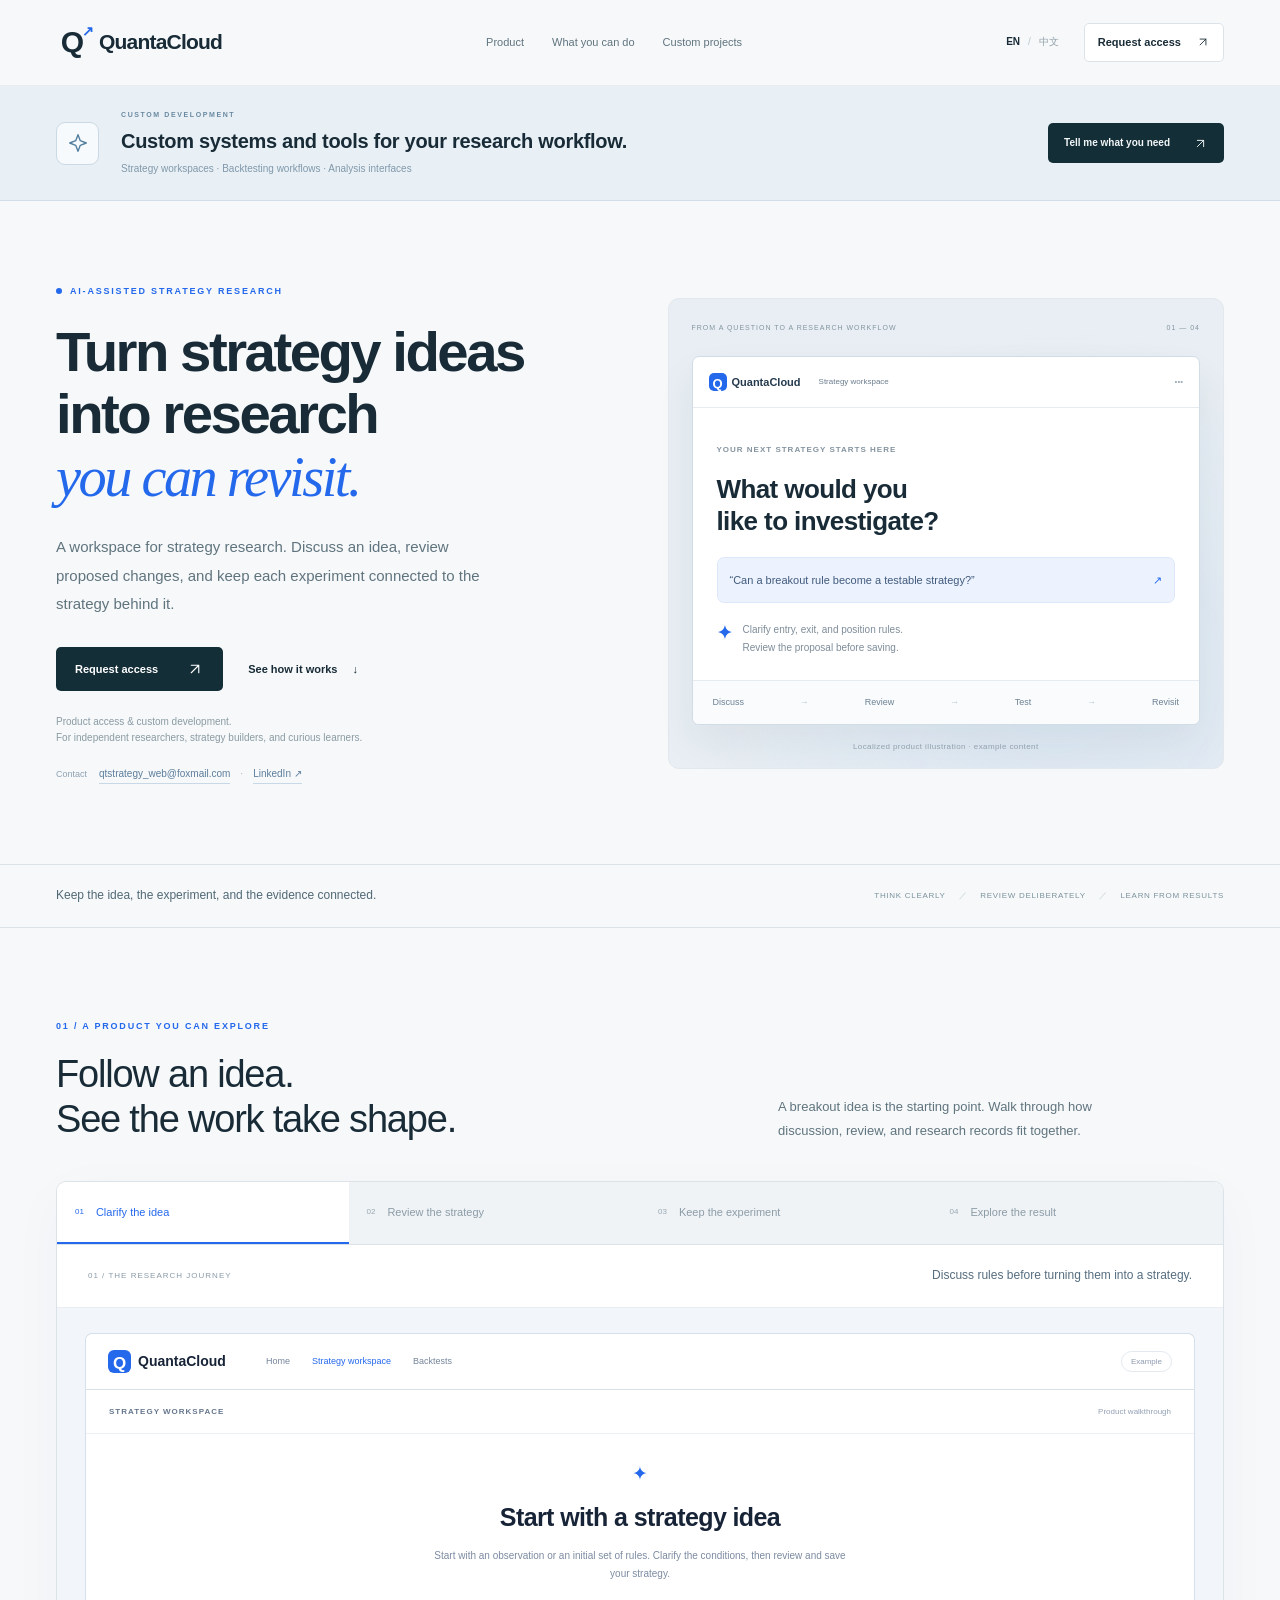
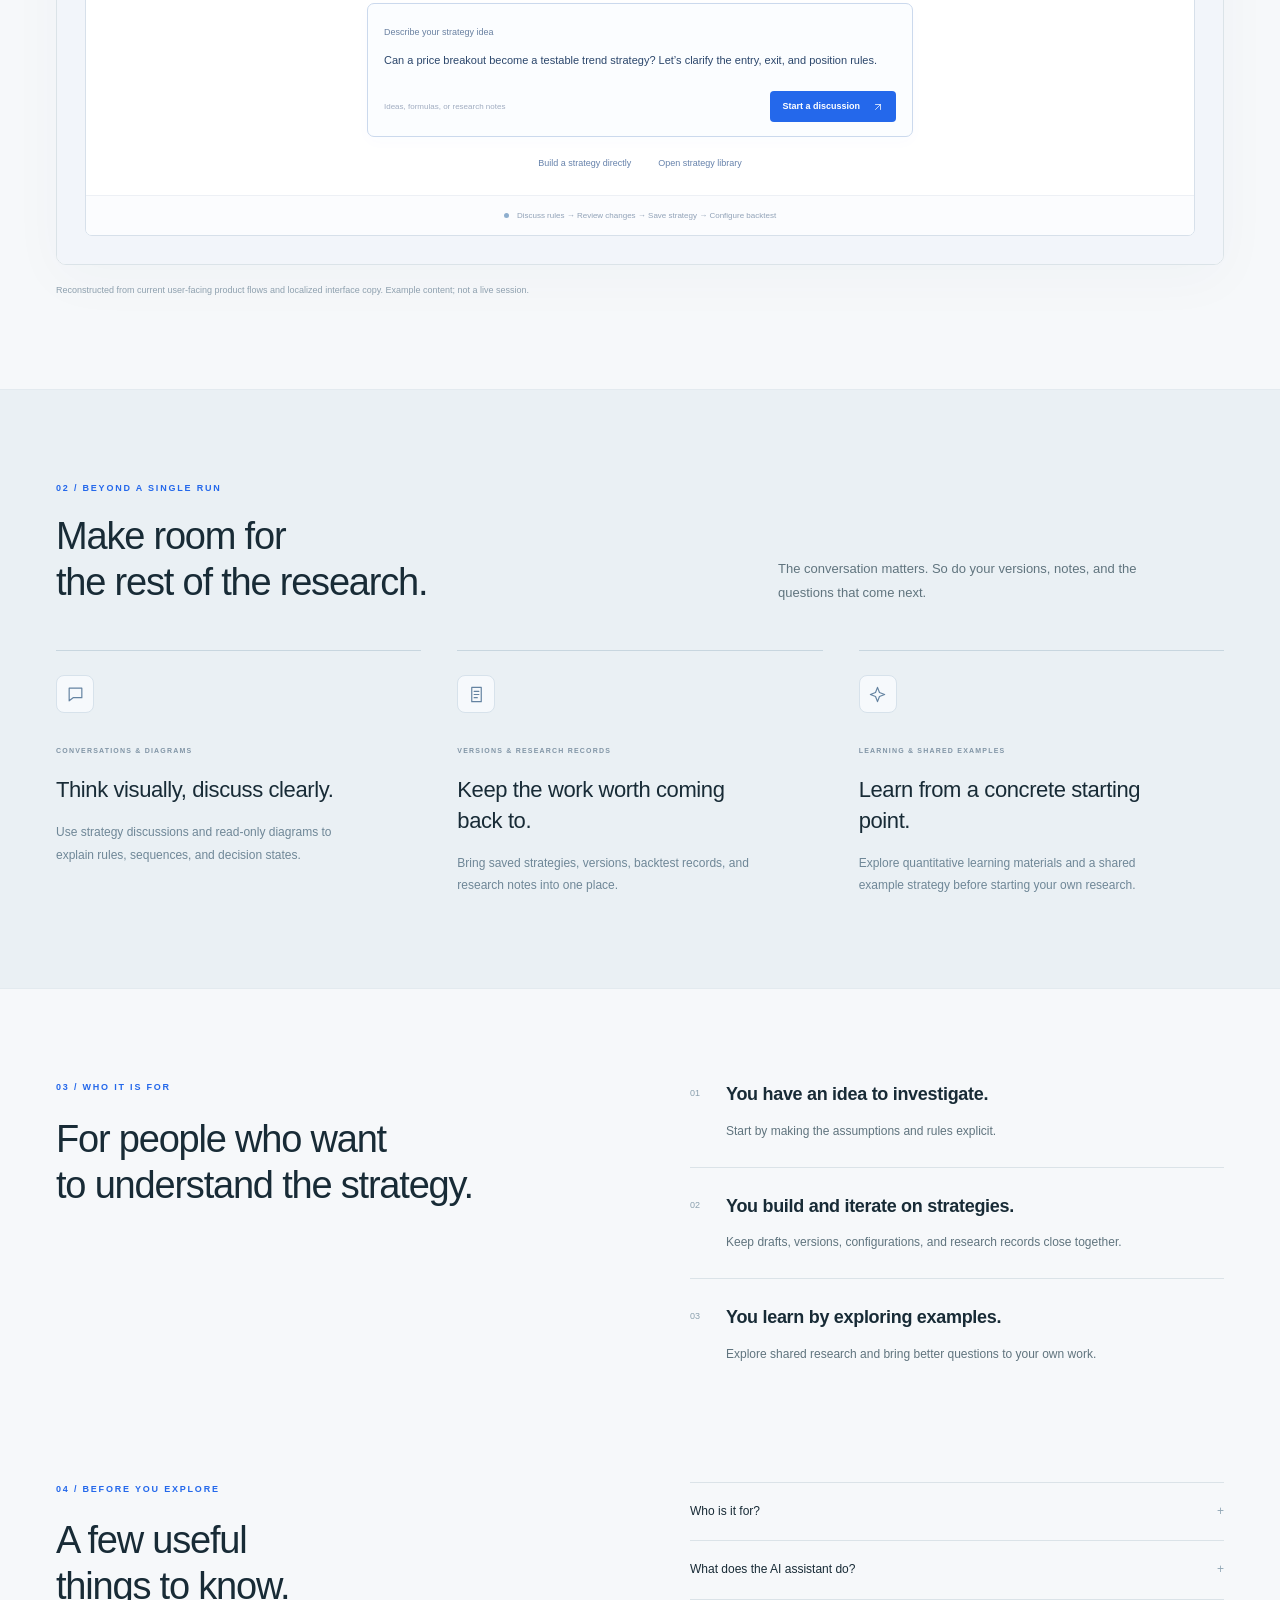
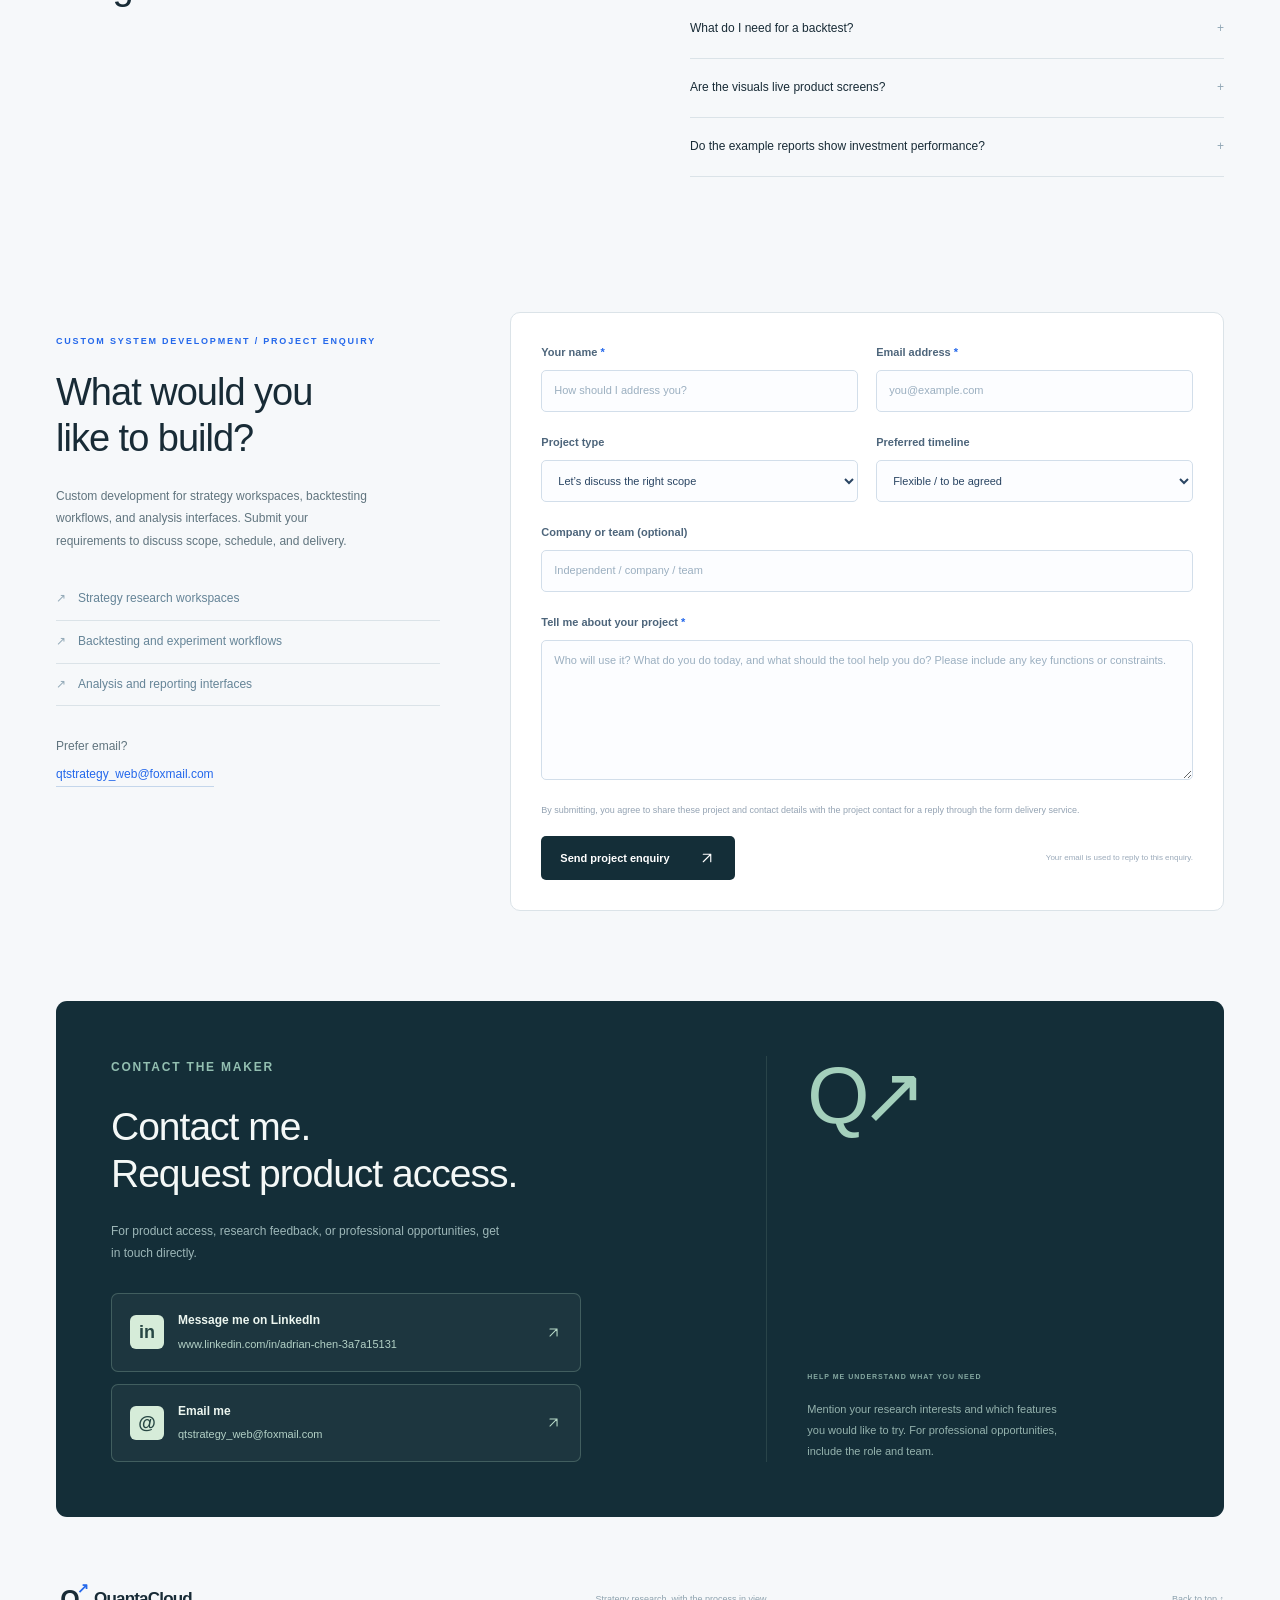
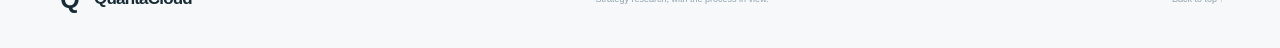
<file: index.html>
<!doctype html>
<html lang="en"><head><meta charset="utf-8"><meta name="viewport" content="width=device-width,initial-scale=1"><title>QuantaCloud — From strategy idea to research insight</title><meta name="description" content="An AI-assisted strategy research workspace. Discuss ideas, review changes, organize experiments, and explore results. Contact the maker to request access."><meta name="theme-color" content="#f5f7f9"><meta property="og:title" content="QuantaCloud | A connected strategy research workflow"><meta property="og:description" content="Explore the product journey, then get in touch to try it."><meta property="og:type" content="website"><meta property="og:image" content="https://pioolcx1221.github.io/qtstrategy-showcase/assets/share-cover.png"><meta property="og:image:width" content="1200"><meta property="og:image:height" content="630"><meta property="og:image:alt" content="QuantaCloud product overview: from strategy ideas to research"><meta name="twitter:card" content="summary_large_image"><meta property="og:url" content="https://pioolcx1221.github.io/qtstrategy-showcase/index.html"><link rel="canonical" href="https://pioolcx1221.github.io/qtstrategy-showcase/index.html"><link rel="alternate" hreflang="en" href="index.html"><link rel="alternate" hreflang="zh-CN" href="index_ZH.html"><link rel="icon" type="image/svg+xml" href="assets/favicon.svg"><style>:root{--paper:#f6f8fa;--ink:#182b36;--muted:#60747e;--line:#dbe3e8;--blue:#2468eb;--blue-soft:#edf3ff;--deep:#142e38;--green:#d6ecd9;--max:1320px}*{box-sizing:border-box}html{scroll-behavior:smooth;scroll-padding-top:100px}body{margin:0;background:var(--paper);color:var(--ink);font:15px/1.65 -apple-system,BlinkMacSystemFont,"Segoe UI",sans-serif;-webkit-font-smoothing:antialiased}a{color:inherit;text-decoration:none}button{font:inherit}button,a{-webkit-tap-highlight-color:transparent}a:focus-visible,button:focus-visible,summary:focus-visible{outline:3px solid #2468eb;outline-offset:5px}[hidden]{display:none!important}svg{display:block}button svg,.button svg,.nav-access svg{width:18px;height:18px;flex-shrink:0}.shell{max-width:var(--max);margin:0 auto;padding-left:56px;padding-right:56px}.site-header{position:sticky;top:0;z-index:10;background:#f6f8faf2;backdrop-filter:blur(16px);border-bottom:1px solid #dbe3e888}.header-inner{min-height:85px;display:flex;align-items:center;gap:35px;justify-content:space-between}.brand{display:flex;align-items:center;gap:11px;white-space:nowrap;font-size:21px;font-weight:750;letter-spacing:-.8px}.brand-mark{display:inline-grid;place-items:center;width:32px;height:34px;font:800 30px/1 Arial,sans-serif;position:relative}.brand-mark>span{position:absolute;font-size:14px;color:var(--blue);top:-1px;right:-5px}.site-header nav{display:flex;align-items:center;gap:28px;font-size:11px;color:var(--muted)}.site-header nav a:hover{color:var(--blue)}.header-actions{display:flex;align-items:center;gap:25px}.languages{display:flex;align-items:center;gap:8px;font-size:10px;white-space:nowrap}.languages>span{color:#b9c6cb}.languages a{color:#91a0a8}.languages a[aria-current]{color:var(--ink);font-weight:700}.nav-access{display:flex;align-items:center;gap:15px;background:white;border:1px solid var(--line);border-radius:5px;padding:9px 13px;font-size:11px;font-weight:600}.nav-access svg{width:14px;height:14px}.hero{padding-top:83px;padding-bottom:80px;display:grid;grid-template-columns:1fr 1fr;gap:55px;align-items:center}.eyebrow{display:flex;align-items:center;gap:8px;font-size:9px;letter-spacing:1.8px;font-weight:700;color:var(--blue);margin:0 0 22px}.live-dot{width:6px;height:6px;border-radius:50%;background:var(--blue)}h1,h2,h3,p{margin-top:0}h1{font-size:clamp(40px,4.4vw,62px);font-weight:560;line-height:1.11;letter-spacing:-2.5px;margin:0 0 25px}h1 em{font-family:Georgia,"Times New Roman",serif;font-weight:400;color:var(--blue)}.hero-lead{font-size:15px;color:var(--muted);max-width:440px;line-height:1.9;margin-bottom:28px}.hero-actions{display:flex;align-items:center;gap:25px;flex-wrap:wrap}.button{display:inline-flex;align-items:center;justify-content:center;gap:28px;padding:13px 19px;border-radius:5px;font-size:11px;font-weight:600;line-height:1.5;transition:background .2s,transform .2s}.button:hover{transform:translateY(-2px)}.button-dark{background:var(--deep);color:white}.button-dark:hover{background:var(--blue)}.text-link{display:flex;align-items:center;gap:15px;font-size:11px;font-weight:600}.hero-note{font-size:10px;color:#8a9ba3;margin:23px 0 0;max-width:400px}.hero-preview{background:radial-gradient(ellipse at 70% 80%,#b4d0ef44,transparent 65%),#e8eef3;padding:23px 23px 15px;border:1px solid #e2e8ec;border-radius:11px;position:relative}.preview-overline{display:flex;justify-content:space-between;gap:12px;font-size:7px;letter-spacing:1px;color:#8295a0;margin-bottom:22px}.preview-overline>span:last-child{white-space:nowrap}.hero-product{background:white;border:1px solid #d2dce5;border-radius:7px;box-shadow:0 18px 38px #203a5110;overflow:hidden}.hero-product-top{display:flex;align-items:center;gap:18px;padding:16px;border-bottom:1px solid #e5ebf0;font-size:8px;color:#6b7d8e}.hero-product-top>b{display:flex;align-items:center;gap:5px;color:#24394e;font-size:11px;white-space:nowrap}.hero-product-top>b>span{display:grid;place-items:center;width:18px;height:18px;border-radius:5px;background:var(--blue);color:white;font-size:13px}.hero-product-top>i{font-style:normal;margin-left:auto;color:#9ba9b3}.hero-discussion{padding:27px 24px 23px}.tiny-label{font-size:8px;letter-spacing:1px;font-weight:650;color:#8494a0}.hero-discussion h2{font-size:26px;line-height:1.22;letter-spacing:-.6px;margin:14px 0 20px;font-weight:550}.hero-question{background:#edf3fe;border:1px solid #dce7fa;border-radius:7px;padding:13px 12px;font-size:11px;color:#405a7d;display:flex;align-items:center;gap:10px}.hero-question>span{margin-left:auto;color:var(--blue)}.hero-reply{display:flex;gap:11px;align-items:flex-start;margin-top:18px}.hero-reply>b{font-size:18px;color:var(--blue);line-height:1.4}.hero-reply p{font-size:10px;line-height:1.8;color:#7e8c99;margin:0}.hero-workflow{display:flex;justify-content:space-between;align-items:center;gap:7px;padding:14px 20px;border-top:1px solid #e5ebf0;background:#f9fbfd;font-size:9px;color:#6d8193}.hero-workflow i{font-style:normal;color:#b1bdc9}.preview-caption{margin:15px 0 0;text-align:center;font-size:8px;letter-spacing:.4px;color:#91a1ad}.purpose-bar{border-top:1px solid var(--line);border-bottom:1px solid var(--line)}.purpose-bar>.shell{padding-top:21px;padding-bottom:21px;display:flex;justify-content:space-between;align-items:center;gap:20px}.purpose-bar p{font-size:12px;margin:0;color:#516975}.purpose-bar>.shell>span{font-size:8px;letter-spacing:.7px;color:#7c939d;white-space:nowrap}.purpose-bar b{font-weight:400;color:#b7c8ce;padding:0 13px}.section{padding-top:91px;padding-bottom:91px}.section-intro{display:grid;grid-template-columns:1fr .7fr;gap:85px;align-items:end;margin-bottom:38px}.section-intro h2,.audience-heading h2,.faq-section h2{font-size:38px;line-height:1.2;letter-spacing:-1.2px;font-weight:520;margin:0}.section-intro .eyebrow{margin-bottom:18px}.section-intro>p{font-size:13px;color:var(--muted);line-height:1.85;margin:0;max-width:360px}.tour{background:white;border:1px solid var(--line);border-radius:10px;overflow:hidden;box-shadow:0 14px 55px #2e456708}.tour-tabs{display:grid;grid-template-columns:repeat(4,minmax(0,1fr));background:#f0f3f6;border-bottom:1px solid var(--line)}.tour-tab{display:flex;align-items:center;gap:12px;border:0;border-bottom:2px solid transparent;background:none;padding:21px 18px;cursor:pointer;color:#8b9ca7;text-align:left;font-size:11px}.tour-tab>span{font-size:8px;font-weight:500;color:#97a9b4}.tour-tab>b{font-weight:500}.tour-tab[aria-selected="true"]{background:white;color:var(--blue);border-bottom-color:var(--blue)}.tour-tab[aria-selected="true"]>span{color:var(--blue)}.tour-description{display:flex;align-items:center;justify-content:space-between;gap:25px;padding:21px 31px;border-bottom:1px solid #e9edf2}.tour-description>span{font-size:8px;letter-spacing:1px;color:#8a9ba8}.tour-description>p{font-size:12px;color:#566d7f;margin:0}.app-preview{padding:25px 28px 28px;background:#f2f5fa;color:#172337}.app-top{display:flex;align-items:center;gap:40px;padding:16px 22px;background:white;border:1px solid #d7e0ea;border-bottom:0;border-radius:7px 7px 0 0;font-size:10px}.app-brand{display:flex;align-items:center;gap:7px;font-size:14px;font-weight:650;white-space:nowrap}.app-brand i{display:grid;place-items:center;width:23px;height:23px;background:var(--blue);color:white;border-radius:6px;font-size:17px;font-style:normal}.app-top>div{display:flex;gap:22px;font-size:9px;color:#75859b}.app-top .app-current{color:var(--blue)}.sample-user{margin-left:auto;font-size:8px;border:1px solid #e3e9f1;border-radius:20px;padding:3px 9px;color:#8f9bb0}.sample-workspace,.sample-review,.sample-records,.sample-results{border:1px solid #d7e0ea;border-radius:0 0 7px 7px;background:white;min-height:405px;overflow:hidden}.workspace-heading{display:flex;align-items:center;justify-content:space-between;padding:15px 23px;border-bottom:1px solid #edf0f5}.workspace-heading .tiny-label{color:#65778d;font-size:8px}.preview-label{font-size:8px;color:#93a1b5}.welcome-content{max-width:590px;margin:auto;padding:24px 22px;text-align:center}.mini-spark{font-size:19px;color:var(--blue)}.welcome-content h3{font-size:25px;font-weight:550;letter-spacing:-.6px;margin:8px 0}.welcome-content>p{font-size:10px;color:#7c8ba1;line-height:1.8;max-width:430px;margin:0 auto 20px}.idea-input{border:1px solid #cbd9ed;border-radius:7px;padding:14px 16px;text-align:left;background:#fbfdff;box-shadow:0 5px 15px #2468eb05}.input-label{font-size:9px;color:#6980a1}.idea-input>p{font-size:11px;line-height:1.8;color:#2b466b;margin:9px 0 20px}.input-footer{display:flex;justify-content:space-between;align-items:center;gap:15px}.input-footer>span:first-child{font-size:8px;color:#a0acc0}.sample-action{display:inline-flex;align-items:center;gap:12px;font-size:9px;background:var(--blue);color:white;padding:8px 12px;border-radius:4px;font-weight:550}.sample-action svg{width:12px;height:12px}.welcome-links{display:flex;align-items:center;justify-content:center;gap:27px;font-size:9px;margin-top:19px;color:#6682ab}.sample-bottom{padding:13px 20px;border-top:1px solid #edf0f5;background:#fbfcfe;font-size:8px;color:#91a2b7;display:flex;justify-content:center;align-items:center;gap:8px}.status-dot{width:5px;height:5px;border-radius:50%;background:#8eaece}.review-grid{display:grid;grid-template-columns:.8fr 1.2fr;min-height:350px}.discussion{padding:28px 24px;border-right:1px solid #e2e8f0;display:flex;flex-direction:column}.small-heading{font-size:8px;letter-spacing:1px;color:#9aa8ba}.chat-user{align-self:flex-end;border:1px solid #dde8fa;background:#f0f5fd;border-radius:7px 7px 0 7px;font-size:11px;margin:25px 0 20px;padding:13px;max-width:230px}.chat-reply{display:flex;align-items:flex-start;gap:10px;font-size:11px;color:#7d8ca2;line-height:1.8}.chat-reply>span{color:var(--blue);font-size:18px}.chat-reply>p{margin:0}.discussion-input{margin-top:auto;border:1px solid #e1e8f2;border-radius:5px;font-size:9px;color:#aab5c5;padding:9px;display:flex;justify-content:space-between;gap:15px}.discussion-input>span{color:#7b9ac7}.diff{padding:28px 24px;display:flex;flex-direction:column;overflow:hidden;min-width:0}.diff-title{display:flex;justify-content:space-between;align-items:center;gap:15px;font-size:11px;color:#4a6081}.diff-title>b{font-size:8px;font-weight:400;color:#8b9ebc;border:1px solid #e1e9f4;padding:3px 7px;border-radius:20px;white-space:nowrap}.diff-code{font:10px/2.5 ui-monospace,SFMono-Regular,Menlo,monospace;color:#617595;background:#f8fafe;border:1px solid #e8edf5;border-radius:5px;margin-top:26px;padding:11px 0;overflow-x:auto;white-space:pre}.diff-code>div{padding:0 12px}.diff-code>div>span{color:#a7b5c9;padding-right:14px;font-size:8px}.diff-code .removed{background:#fbf0f0;color:#aa7a7a}.diff-code .added{background:#e9f5ee;color:#4d8567}.review-caption{font-size:9px;color:#98a8be;margin-top:15px}.review-actions{display:flex;align-items:center;justify-content:flex-end;gap:20px;margin-top:auto;font-size:9px;color:#9eacc0}.record-heading{display:flex;justify-content:space-between;align-items:center;gap:20px;padding:24px 28px 18px}.crumb{font-size:9px;color:#9cacc0}.record-heading h3{font-size:21px;font-weight:500;margin:9px 0 0;letter-spacing:-.4px}.sample-action.light{background:#f4f8ff;border:1px solid #cfddf4;color:var(--blue)}.version-banner{display:flex;align-items:center;gap:12px;margin:0 28px 14px;padding:15px 16px;border:1px solid #dce6f4;border-radius:6px;background:#f8faff}.version-symbol{display:grid;place-items:center;width:33px;height:33px;border:1px solid #cadaf0;border-radius:5px;font-size:11px;color:#7b9eca}.version-banner strong,.version-banner small{display:block;font-size:11px;font-weight:500}.version-banner small{font-size:8px;color:#9aacc6;margin-top:3px}.pill{font-size:8px;color:#6e8aac;background:#edf3fa;border:1px solid #dbe6f2;border-radius:20px;padding:3px 8px;white-space:nowrap}.version-banner>.pill{margin-left:auto}.record-table{margin:0 28px;border:1px solid #e3e9f1;border-radius:5px;overflow:hidden}.record-row{display:grid;grid-template-columns:1.3fr .6fr 1fr;padding:13px 15px;gap:20px;font-size:10px;align-items:center;color:#7d91ad}.record-row+div{border-top:1px solid #edf0f5}.record-row>strong{font-weight:500;color:#527298}.record-columns{font-size:8px;color:#95a5bb;background:#fbfcfe}.record-row>span:last-child{text-align:right}.record-foot{display:flex;align-items:center;gap:8px;padding:21px 28px;font-size:9px;color:#9aaec5}.record-foot>svg{width:15px;height:15px;flex-shrink:0}.report-heading{display:flex;justify-content:space-between;align-items:center;gap:15px;padding:20px 25px 14px}.report-heading h3{font-size:20px;font-weight:500;margin:0;letter-spacing:-.4px}.report-nav{display:flex;gap:24px;border-bottom:1px solid #e6ecf4;padding:0 25px;font-size:9px;color:#8c9fba}.report-nav>span{padding:8px 0}.report-nav .current{border-bottom:2px solid var(--blue);color:var(--blue)}.report-chart{padding:18px 24px 12px}.chart-heading{display:flex;justify-content:space-between;gap:15px;font-size:8px;color:#93a4b8;margin-bottom:14px}.chart-heading>span:first-child{color:#5f7c9d}.candles{display:block;width:100%;height:155px}.chart-legend{display:flex;align-items:center;gap:20px;font-size:8px;color:#9badc1;margin-top:8px}.chart-legend>span{display:flex;align-items:center;gap:6px}.legend-entry{width:5px;height:5px;border-radius:50%;background:var(--blue)}.legend-line{width:12px;height:1px;background:#889cd1}.report-foot{padding:12px 25px;border-top:1px solid #edf1f6;color:#9cacbe;font-size:9px;background:#fbfcfe}.visual-note{font-size:9px;color:#8ea0ae;margin:17px 0 0;line-height:1.8}.possibilities{background:#eaf0f4;border-top:1px solid #e3eaef;border-bottom:1px solid #e3eaef}.benefit-grid{display:grid;grid-template-columns:repeat(3,1fr);gap:36px;margin-top:45px}.benefit-grid>article{border-top:1px solid #c8d6df;padding-top:24px}.benefit-icon{display:grid;place-items:center;width:38px;height:38px;background:#f6f9fc;border:1px solid #d7e2eb;border-radius:8px;color:#6483a1;margin-bottom:23px}.benefit-icon svg{width:19px;height:19px}.benefit-grid .tiny-label{font-size:7px;color:#8195a6;text-transform:uppercase;letter-spacing:1.2px}.benefit-grid h3{font-size:22px;line-height:1.4;letter-spacing:-.4px;font-weight:500;margin:14px 0 15px;max-width:290px}.benefit-grid p{font-size:12px;line-height:1.9;color:#6f8797;max-width:310px;margin:0}.audience-section{display:grid;grid-template-columns:1fr 1fr;gap:100px;align-items:start}.audience-heading{position:sticky;top:120px}.audience-list article{display:flex;gap:26px;padding:0 0 24px}.audience-list article+article{border-top:1px solid var(--line);padding-top:24px}.audience-list article:last-child{padding-bottom:0}.audience-list article>span{font-size:9px;color:#8ba0ae;margin-top:6px}.audience-list h3{font-size:18px;letter-spacing:-.3px;font-weight:550;margin:0 0 10px}.audience-list p{font-size:12px;color:var(--muted);margin:0;line-height:1.9}.faq-section{padding-top:25px;padding-bottom:90px;display:grid;grid-template-columns:1fr 1fr;gap:100px}.faq-list{border-top:1px solid var(--line)}.faq-list details{border-bottom:1px solid var(--line);padding:19px 0}.faq-list summary{list-style:none;display:flex;justify-content:space-between;gap:20px;cursor:pointer;font-size:12px;font-weight:500}.faq-list summary::-webkit-details-marker{display:none}.faq-list summary>span{color:#93a8b6}.faq-list details[open] summary>span{transform:rotate(45deg)}.faq-list details>p{font-size:11px;color:#7c909d;line-height:1.9;padding-right:20px;margin:14px 0 0}.contact-section{padding-bottom:65px;scroll-margin-top:100px}.contact-panel{background:var(--deep);color:#f4f8f7;border-radius:11px;display:grid;grid-template-columns:1fr .7fr;gap:80px;padding:55px}.contact-panel .eyebrow{color:#93bfb1}.contact-panel h2{font-size:39px;line-height:1.2;letter-spacing:-1px;font-weight:500;margin:0 0 22px}.contact-panel>div>p{font-size:12px;color:#9db7b8;max-width:390px;line-height:1.9;margin:0 0 25px}.button-light{background:var(--green);color:#274744}.button-light:hover{background:white}.contact-instruction{max-width:390px;font-size:12px;color:#b8d8d0;border-top:1px solid #62817a55;padding-top:18px}.contact-aside{display:flex;flex-direction:column;justify-content:space-between;border-left:1px solid #62817a44;padding-left:40px}.contact-symbol{font-size:80px;line-height:1;letter-spacing:-10px;color:#a4d0bc;font-weight:500;padding-bottom:40px}.contact-aside .tiny-label{font-size:7px;color:#84a7a0;letter-spacing:1px}.contact-aside p{font-size:11px;color:#95b3ae;line-height:1.9;margin:13px 0 0;max-width:260px}footer{display:flex;align-items:center;justify-content:space-between;gap:25px;padding-bottom:32px}footer .brand{font-size:17px}footer .brand-mark{font-size:25px;width:27px}footer p,footer>a:last-child{font-size:9px;color:#8ea2ae;margin:0}.skip{position:absolute;top:-100px;left:10px;background:white;padding:10px;z-index:15}.skip:focus{top:10px}html[lang="zh-CN"] h1{font-size:clamp(40px,4.2vw,59px);line-height:1.25;letter-spacing:-1.4px}html[lang="zh-CN"] h1 em{font-family:inherit;font-style:normal}html[lang="zh-CN"] h2{line-height:1.35;letter-spacing:-.6px}html[lang="zh-CN"] .eyebrow{letter-spacing:1px}
@media(min-width:1500px){.hero{padding-top:105px;padding-bottom:105px}}
@media(max-width:1100px){.shell{padding-left:35px;padding-right:35px}.site-header nav{gap:20px}.header-actions{gap:18px}.hero{gap:35px;padding-top:65px;padding-bottom:65px}h1{font-size:49px}.hero-product-top>span{display:none}.hero-discussion{padding:24px 20px}.purpose-bar>.shell{flex-wrap:wrap;gap:9px}.section-intro{gap:45px}.section-intro h2,.audience-heading h2,.faq-section h2{font-size:34px}.tour-tab{padding:18px 14px;gap:8px;font-size:10px}.diff-code{font-size:9px}.audience-section,.faq-section{gap:55px}.contact-panel{padding:42px;gap:45px}}
@media(max-width:800px){.header-inner{min-height:77px;gap:20px}.site-header nav{display:none}.hero{grid-template-columns:1fr;gap:40px;padding-top:45px}.hero-copy{max-width:620px}.hero h1{font-size:56px}.hero-lead{max-width:480px}.hero-preview{max-width:600px;width:100%;margin:auto;padding:23px 30px 16px}.hero-product-top>span{display:inline}.hero-discussion{padding:28px}.hero-discussion h2{font-size:30px}.hero-question{font-size:13px}.hero-reply p{font-size:12px}.hero-product-top{font-size:10px}.hero-workflow{font-size:10px}.purpose-bar>.shell{padding-top:20px;padding-bottom:20px;gap:13px}.section{padding-top:65px;padding-bottom:65px}.section-intro{gap:28px;grid-template-columns:1fr .8fr}.section-intro h2,.audience-heading h2,.faq-section h2{font-size:30px}.tour-tabs{grid-template-columns:repeat(2,1fr)}.tour-tab{padding:16px}.tour-description{align-items:flex-start;flex-direction:column;gap:5px;padding:18px 23px}.tour-description>p{font-size:11px}.app-preview{padding:18px}.app-top{padding:13px 15px;gap:20px}.app-top>div{gap:15px;font-size:8px}.sample-user{display:none}.review-grid{grid-template-columns:1fr 1.1fr}.discussion,.diff{padding:22px 17px}.diff-title{flex-wrap:wrap;gap:5px}.benefit-grid{gap:23px}.benefit-grid h3{font-size:19px}.audience-section{grid-template-columns:1fr 1fr;gap:35px}.audience-list h3{font-size:16px}.audience-list article{gap:15px}.faq-section{gap:35px;padding-bottom:65px}.contact-panel{padding:35px;gap:35px;grid-template-columns:1fr .6fr}.contact-panel h2{font-size:32px}.contact-aside{padding-left:25px}.contact-symbol{font-size:65px}.contact-section{padding-bottom:45px}}
@media(max-width:560px){html{scroll-padding-top:80px}.shell{padding-left:22px;padding-right:22px}.header-inner{gap:16px;min-height:71px}.brand{font-size:18px;gap:7px}.brand-mark{font-size:27px;width:28px}.header-actions{gap:15px}.nav-access{font-size:9px;padding:8px 10px;gap:7px}.nav-access svg{width:12px;height:12px}.languages{font-size:9px;gap:5px}.hero{padding-top:38px;padding-bottom:42px;gap:32px}.hero .eyebrow{font-size:8px;margin-bottom:23px}.hero h1{font-size:42px;letter-spacing:-1.8px;line-height:1.12;margin-bottom:23px}html[lang="zh-CN"] .hero h1{font-size:43px;line-height:1.25}.hero-lead{font-size:13px;line-height:1.9;margin-bottom:23px}.hero-actions{gap:23px}.hero-note{font-size:9px;line-height:1.8;max-width:310px;margin-top:18px}.button{padding:12px 16px;font-size:10px;gap:22px}.text-link{font-size:10px}.hero-preview{padding:16px 14px 10px;border-radius:8px}.preview-overline{font-size:6px;margin-bottom:14px;letter-spacing:.7px}.hero-product-top{padding:12px;font-size:7px;gap:10px}.hero-product-top>b{font-size:10px}.hero-discussion{padding:21px 17px}.hero-discussion>.tiny-label{font-size:7px}.hero-discussion h2{font-size:25px}.hero-question{padding:11px;font-size:10px}.hero-reply{gap:9px;margin-top:15px}.hero-reply p{font-size:9px}.hero-workflow{font-size:8px;padding:12px 15px}.preview-caption{font-size:7px;margin-top:11px}.purpose-bar p{font-size:10px;line-height:1.8}.purpose-bar>.shell>span{font-size:6px;letter-spacing:.5px}.purpose-bar b{padding:0 10px}.section{padding-top:49px;padding-bottom:49px}.section-intro{grid-template-columns:1fr;gap:20px;margin-bottom:28px}.section-intro .eyebrow{font-size:8px;margin-bottom:15px}.section-intro h2,.audience-heading h2,.faq-section h2{font-size:29px;line-height:1.23}.section-intro>p{font-size:12px;max-width:340px}.tour-tab{font-size:9px;padding:14px 12px}.tour-tab>span{font-size:7px}.tour-description{padding:15px 16px;gap:4px}.tour-description>span{font-size:6px}.tour-description>p{font-size:10px}.app-preview{padding:10px}.app-top{padding:11px 12px;gap:15px}.app-brand{font-size:11px;gap:5px}.app-brand i{width:19px;height:19px;font-size:15px}.app-top>div{gap:9px;font-size:7px}.app-top>div>span:first-child{display:none}.workspace-heading{padding:12px 14px;gap:10px}.workspace-heading .tiny-label{font-size:6px}.preview-label{font-size:6px}.sample-workspace,.sample-review,.sample-records,.sample-results{min-height:0}.welcome-content{padding:18px 13px}.welcome-content h3{font-size:21px;margin:8px 0 10px}.welcome-content>p{font-size:9px}.mini-spark{font-size:17px}.idea-input{padding:11px}.idea-input>p{font-size:10px}.input-footer{gap:7px;align-items:flex-start}.input-footer>span:first-child{font-size:7px}.sample-action{font-size:8px;padding:7px 9px;gap:7px}.sample-action svg{width:10px;height:10px}.welcome-links{font-size:8px;gap:20px;margin-top:15px}.sample-bottom{font-size:6px;line-height:1.8;padding:11px 10px;gap:6px;text-align:center}.review-grid{grid-template-columns:1fr}.discussion{min-height:200px;border-right:0;border-bottom:1px solid #e2e8f0;padding:18px}.chat-user{margin:18px 0;font-size:10px}.chat-reply{font-size:10px}.discussion-input{margin-top:17px}.diff{padding:18px;min-height:260px}.diff-code{font-size:8px;margin-top:18px}.diff-title{font-size:10px}.diff-title>b{font-size:7px}.diff-code>div{padding:0 7px}.diff-code>div>span{padding-right:8px;font-size:7px}.review-caption{font-size:8px}.record-heading{padding:18px 15px;align-items:flex-start}.record-heading h3{font-size:17px;line-height:1.4;max-width:175px}.record-heading .crumb{font-size:7px}.record-heading>.sample-action{font-size:7px;white-space:nowrap}.version-banner{margin:0 15px 12px;padding:12px;gap:8px}.version-banner strong{font-size:9px}.version-banner small{font-size:6px}.version-symbol{width:27px;height:27px;font-size:9px}.pill{font-size:6px;padding:3px 6px}.record-table{margin:0 15px}.record-row{font-size:8px;gap:10px;padding:12px 10px;grid-template-columns:1.2fr .5fr 1fr}.record-columns{font-size:7px}.record-foot{font-size:7px;padding:17px 15px;line-height:1.8}.record-foot>svg{width:12px;height:12px}.report-heading{padding:17px 15px;gap:12px}.report-heading h3{font-size:16px;line-height:1.4;max-width:210px}.report-nav{font-size:8px;padding:0 15px;gap:18px}.report-chart{padding:17px 14px 12px}.candles{height:135px}.chart-heading{font-size:6px}.chart-legend{font-size:6px;gap:12px}.report-foot{font-size:7px;padding:12px 15px;line-height:1.8}.visual-note{font-size:8px;margin-top:13px}.benefit-grid{grid-template-columns:1fr;gap:28px;margin-top:32px}.benefit-grid>article{padding-top:21px;display:grid;grid-template-columns:40px 1fr;column-gap:18px}.benefit-icon{grid-row:1/4;margin:0}.benefit-grid .tiny-label{font-size:7px;margin-top:2px}.benefit-grid h3{font-size:20px;max-width:none;margin:10px 0}.benefit-grid p{font-size:11px;grid-column:2;max-width:none}.audience-section{grid-template-columns:1fr;gap:30px}.audience-heading{position:static}.audience-heading .eyebrow{margin-bottom:15px;font-size:8px}.audience-list article{gap:19px;padding-bottom:22px}.audience-list article+article{padding-top:22px}.audience-list h3{font-size:17px}.audience-list p{font-size:11px}.faq-section{padding-top:5px;padding-bottom:49px;grid-template-columns:1fr;gap:28px}.faq-section .eyebrow{margin-bottom:15px;font-size:8px}.faq-list details{padding:17px 0}.faq-list summary{font-size:11px}.faq-list details>p{font-size:10px}.contact-section{padding:0 15px 35px}.contact-panel{grid-template-columns:1fr;gap:30px;padding:30px 25px;border-radius:8px}.contact-panel .eyebrow{font-size:8px;margin-bottom:20px}.contact-panel h2{font-size:30px;line-height:1.25}.contact-panel>div>p{font-size:11px;margin-bottom:23px}.contact-aside{border-left:0;border-top:1px solid #62817a44;flex-direction:row;align-items:center;gap:25px;padding:25px 0 0}.contact-symbol{font-size:50px;letter-spacing:-6px;padding:0;flex-shrink:0}.contact-aside .tiny-label{font-size:6px;letter-spacing:.7px}.contact-aside p{font-size:10px;margin-top:9px}.contact-instruction{font-size:11px}footer{flex-wrap:wrap;gap:18px;padding-bottom:25px}footer .brand{font-size:15px}footer p{order:3;width:100%;font-size:8px}footer>a:last-child{font-size:8px}footer .brand-mark{font-size:22px}}
@media(prefers-reduced-motion:reduce){html{scroll-behavior:auto}.button{transition:none}.button:hover{transform:none}}
/* Public contact methods: keep the identity and destination visible. */
.contact-methods{display:grid;gap:12px;max-width:470px;margin-top:28px}.contact-method{display:flex;align-items:center;gap:14px;padding:17px 18px;border:1px solid #62817a88;background:#ffffff0a;border-radius:7px;transition:background .15s,border-color .15s}.contact-method:hover{background:#ffffff14;border-color:#aacfbf}.channel-icon{display:grid;place-items:center;width:34px;height:34px;flex-shrink:0;border-radius:6px;background:#d6ecd9;color:#274744;font-size:18px;font-weight:750;line-height:1}.contact-method>span:nth-child(2){min-width:0;flex:1}.contact-method b{display:block;font-size:12px;color:#ecf6f0;font-weight:600}.contact-method small{display:block;font-size:11px;color:#b3d1c6;margin-top:5px;overflow-wrap:anywhere;line-height:1.6}.contact-method>svg{width:17px;height:17px;flex-shrink:0;color:#b7d9c7}@media(max-width:560px){.contact-methods{margin-top:23px;gap:10px}.contact-method{padding:14px 12px;gap:11px}.channel-icon{width:30px;height:30px;font-size:16px}.contact-method b{font-size:11px}.contact-method small{font-size:10px}.contact-method>svg{width:15px;height:15px}}
.hero-contact{display:flex;align-items:center;flex-wrap:wrap;gap:10px;margin-top:18px;font-size:10px;line-height:1.8;color:#5c7d9b}.hero-contact>span{font-size:9px;color:#8da2b2;margin-right:2px}.hero-contact>a{border-bottom:1px solid #c9d8e6;overflow-wrap:anywhere}.hero-contact>a:hover{color:var(--blue);border-bottom-color:var(--blue)}.hero-contact>i{font-style:normal;color:#a9bac6}@media(max-width:560px){.hero-contact{font-size:9px;gap:8px;margin-top:16px}.hero-contact>span{font-size:8px}}
/* A concise top services area and a separate project intake form. */
.custom-banner{background:#e8f0f6;border-bottom:1px solid #d1dee8}.custom-banner-inner{display:flex;align-items:center;gap:22px;padding-top:23px;padding-bottom:23px}.custom-banner-mark{display:grid;place-items:center;width:43px;height:43px;border:1px solid #cad9e4;background:#f7fafc;color:#527f9f;border-radius:9px;flex-shrink:0}.custom-banner-mark svg{width:22px;height:22px}.custom-banner .eyebrow{font-size:7px;letter-spacing:1.6px;color:#6a89a0;margin:0 0 7px}.custom-banner h2{font-size:20px;line-height:1.35;letter-spacing:-.3px;font-weight:550;margin:0}.custom-banner-scope{font-size:10px;color:#8098aa;margin:6px 0 0}.custom-banner-link{display:flex;align-items:center;justify-content:center;gap:23px;margin-left:auto;flex-shrink:0;background:var(--deep);color:#f3f7f8;font-size:10px;font-weight:550;padding:12px 16px;border-radius:5px}.custom-banner-link svg{width:15px;height:15px}.custom-banner-link:hover{background:var(--blue)}.custom-development{display:grid;grid-template-columns:.7fr 1.3fr;gap:70px;padding-top:45px;padding-bottom:90px;scroll-margin-top:115px}.custom-intro{padding-top:22px}.custom-intro h2{font-size:38px;font-weight:520;line-height:1.2;letter-spacing:-1px;margin:0 0 23px}.custom-intro>p:not(.eyebrow){font-size:12px;line-height:1.9;color:var(--muted);max-width:320px}.custom-intro ul{list-style:none;margin:25px 0;padding:0;font-size:12px;color:#658497}.custom-intro li{padding:11px 0;border-bottom:1px solid var(--line)}.custom-intro li:before{content:'↗';display:inline-block;margin-right:12px;color:#94aab8}.custom-intro .custom-direct{margin-top:29px;font-size:11px}.custom-direct>a{display:inline-block;color:var(--blue);margin-top:5px;border-bottom:1px solid #c4d6eb;overflow-wrap:anywhere}.enquiry-card{border:1px solid var(--line);background:white;border-radius:10px;padding:30px;min-width:0}.enquiry-fields{display:grid;grid-template-columns:1fr 1fr;gap:21px 18px}.enquiry-fields>label{display:block;font-size:11px;font-weight:550;color:#4d657b;min-width:0}.enquiry-fields>label>span{color:var(--blue)}.enquiry-fields input,.enquiry-fields select,.enquiry-fields textarea{display:block;width:100%;max-width:100%;border:1px solid #d2deea;background:#fcfdff;color:#2a4563;border-radius:5px;padding:11px 12px;font:inherit;font-size:11px;line-height:1.6;font-weight:400;margin-top:9px;min-height:42px;box-shadow:none}.enquiry-fields input::placeholder,.enquiry-fields textarea::placeholder{color:#9bafc0;font-weight:400}.enquiry-fields textarea{min-height:140px;resize:vertical}.enquiry-fields input:focus,.enquiry-fields select:focus,.enquiry-fields textarea:focus{outline:2px solid #2468eb33;border-color:#7ca4df}.enquiry-wide{grid-column:1/-1}.enquiry-consent{font-size:9px;line-height:1.8;color:#94a3b3;margin:22px 0 18px}.enquiry-submit{display:flex;align-items:center;gap:18px;justify-content:space-between}.enquiry-submit button{border:0;cursor:pointer;font-family:inherit}.enquiry-submit>span{font-size:8px;line-height:1.8;color:#9baaba;max-width:165px}.enquiry-status{border:1px solid #c6dfcc;background:#f0f7f0;color:#476e56;border-radius:6px;padding:17px;margin-bottom:24px}.enquiry-status strong{font-size:12px;font-weight:600}.enquiry-status p{font-size:11px;margin:8px 0 0;line-height:1.8}@media(max-width:1000px){.custom-banner-inner{gap:17px}.custom-banner h2{font-size:18px}.custom-banner-link{gap:14px}.custom-development{gap:40px;grid-template-columns:.75fr 1.25fr}.enquiry-card{padding:25px}.custom-intro h2{font-size:33px}}@media(max-width:800px){.custom-development{grid-template-columns:1fr;gap:28px;padding-bottom:65px}.custom-intro{padding-top:0}.custom-intro>p:not(.eyebrow){max-width:570px}.custom-intro ul{display:flex;flex-wrap:wrap;gap:12px 25px;margin:20px 0 0}.custom-intro li{font-size:11px;padding:8px 0}.custom-intro .custom-direct{margin-top:20px}.custom-banner h2{font-size:17px}.custom-banner-scope{font-size:9px}.custom-banner-mark{display:none}.custom-banner-link{font-size:9px;padding:11px 12px;gap:10px}.custom-banner-inner{padding-top:20px;padding-bottom:20px}}@media(max-width:560px){.custom-banner-inner{flex-wrap:wrap;gap:15px;padding-top:20px;padding-bottom:20px}.custom-banner-inner>div:nth-child(2){width:100%}.custom-banner .eyebrow{font-size:7px;letter-spacing:1px}.custom-banner h2{font-size:18px}.custom-banner-scope{font-size:9px;line-height:1.8}.custom-banner-link{margin-left:0;padding:9px 13px;font-size:9px}.custom-development{padding-top:10px;padding-bottom:45px;gap:23px}.custom-intro h2{font-size:29px}.custom-intro .eyebrow{font-size:8px;margin-bottom:15px}.custom-intro>p:not(.eyebrow){font-size:11px}.custom-intro ul{display:block}.custom-intro li{font-size:11px}.enquiry-card{padding:22px 18px}.enquiry-fields{grid-template-columns:1fr;gap:17px}.enquiry-fields>label{font-size:10px}.enquiry-fields input,.enquiry-fields select,.enquiry-fields textarea{font-size:16px;line-height:1.6;padding:10px}.enquiry-fields textarea{min-height:170px}.enquiry-consent{font-size:8px}.enquiry-submit{align-items:flex-start;flex-direction:column;gap:11px}.enquiry-submit>span{font-size:8px;max-width:none}}
/* Explain a suggested strategy change through its user-facing meaning. */
.rule-review{margin-top:23px;display:grid;gap:12px}.rule-before,.rule-revision{border:1px solid #dce6ee;border-radius:6px;padding:15px;background:#f8fafc}.rule-revision{background:#eef7f1;border-color:#d3e6d9}.rule-review span{font-size:8px;letter-spacing:.5px;color:#8ca0b3}.rule-review p{font-size:12px;line-height:1.85;color:#516d86;margin:9px 0 0}.rule-revision>span{color:#7a9b83}.rule-revision>p{color:#4d785a}.rule-result{display:flex;gap:8px;align-items:center}.rule-result>svg{width:13px;height:13px;flex-shrink:0;color:#83a58e}.rule-result>span{font-size:9px;letter-spacing:0;line-height:1.8}@media(max-width:560px){.rule-review{margin-top:18px;gap:10px}.rule-before,.rule-revision{padding:12px}.rule-review p{font-size:11px}.rule-review span{font-size:7px}.rule-result>span{font-size:8px}}
</style></head>
<body><a class="skip" href="#main">Skip to content</a>
<header class="site-header"><div class="shell header-inner"><a class="brand" href="#main" aria-label="QuantaCloud"><span class="brand-mark">Q<span>↗</span></span>QuantaCloud</a><nav aria-label="Main navigation"><a href="#product">Product</a><a href="#possibilities">What you can do</a><a href="#custom-development">Custom projects</a></nav><div class="header-actions"><div class="languages" aria-label="Language"><a href="index.html" lang="en" aria-current="page">EN</a><span>/</span><a href="index_ZH.html" lang="zh-CN" >中文</a></div><a class="nav-access" href="#contact">Request access <svg viewBox="0 0 24 24" fill="none" stroke="currentColor" stroke-width="1.5" aria-hidden="true"><path d="M7 17 17 7M7 7h10v10" stroke-linecap="round" stroke-linejoin="round"/></svg></a></div></div></header>
<main id="main"><aside class="custom-banner" aria-labelledby="custom-banner-title"><div class="shell custom-banner-inner"><div class="custom-banner-mark"><svg viewBox="0 0 24 24" fill="none" stroke="currentColor" stroke-width="1.5" aria-hidden="true"><path d="m12 3 2.5 6.5L21 12l-6.5 2.5L12 21l-2.5-6.5L3 12l6.5-2.5Z" stroke-linecap="round" stroke-linejoin="round"/></svg></div><div><p class="eyebrow">CUSTOM DEVELOPMENT</p><h2 id="custom-banner-title">Custom systems and tools for your research workflow.</h2><p class="custom-banner-scope">Strategy workspaces · Backtesting workflows · Analysis interfaces</p></div><a class="custom-banner-link" href="#custom-development">Tell me what you need<svg viewBox="0 0 24 24" fill="none" stroke="currentColor" stroke-width="1.5" aria-hidden="true"><path d="M7 17 17 7M7 7h10v10" stroke-linecap="round" stroke-linejoin="round"/></svg></a></div></aside><section class="hero shell"><div class="hero-copy"><p class="eyebrow"><span class="live-dot"></span>AI-ASSISTED STRATEGY RESEARCH</p><h1>Turn strategy ideas<br>into research<br><em>you can revisit.</em></h1><p class="hero-lead">A workspace for strategy research. Discuss an idea, review proposed changes, and keep each experiment connected to the strategy behind it.</p><div class="hero-actions"><a class="button button-dark" href="#contact">Request access <svg viewBox="0 0 24 24" fill="none" stroke="currentColor" stroke-width="1.5" aria-hidden="true"><path d="M7 17 17 7M7 7h10v10" stroke-linecap="round" stroke-linejoin="round"/></svg></a><a class="text-link" href="#product">See how it works <span>↓</span></a></div><p class="hero-note">Product access & custom development.<br>For independent researchers, strategy builders, and curious learners.</p><div class="hero-contact"><span>Contact</span><a href="mailto:qtstrategy_web@foxmail.com">qtstrategy_web@foxmail.com</a><i>·</i><a href="https://www.linkedin.com/in/adrian-chen-3a7a15131" target="_blank" rel="noopener">LinkedIn ↗</a></div></div><div class="hero-preview"><div class="preview-overline"><span>FROM A QUESTION TO A RESEARCH WORKFLOW</span><span>01 — 04</span></div><div class="hero-product"><div class="hero-product-top"><b><span>Q</span> QuantaCloud</b><span>Strategy workspace</span><i>•••</i></div><div class="hero-discussion"><span class="tiny-label">YOUR NEXT STRATEGY STARTS HERE</span><h2>What would you<br>like to investigate?</h2><div class="hero-question">“Can a breakout rule become a testable strategy?”<span>↗</span></div><div class="hero-reply"><b>✦</b><p>Clarify entry, exit, and position rules.<br>Review the proposal before saving.</p></div></div><div class="hero-workflow"><span>Discuss</span><i>→</i><span>Review</span><i>→</i><span>Test</span><i>→</i><span>Revisit</span></div></div><p class="preview-caption">Localized product illustration · example content</p></div></section>
<div class="purpose-bar"><div class="shell"><p>Keep the idea, the experiment, and the evidence connected.</p><span>THINK CLEARLY<b>／</b>REVIEW DELIBERATELY<b>／</b>LEARN FROM RESULTS</span></div></div>
<section class="section shell" id="product"><div class="section-intro"><div><p class="eyebrow">01 / A PRODUCT YOU CAN EXPLORE</p><h2>Follow an idea.<br>See the work take shape.</h2></div><p>A breakout idea is the starting point. Walk through how discussion, review, and research records fit together.</p></div><div class="tour"><div class="tour-tabs" role="tablist" aria-label="Product walkthrough"><button class="tour-tab" id="tab-0" role="tab" aria-controls="panel-0" aria-selected="true" tabindex="0"><span>01</span><b>Clarify the idea</b></button><button class="tour-tab" id="tab-1" role="tab" aria-controls="panel-1" aria-selected="false" tabindex="-1"><span>02</span><b>Review the strategy</b></button><button class="tour-tab" id="tab-2" role="tab" aria-controls="panel-2" aria-selected="false" tabindex="-1"><span>03</span><b>Keep the experiment</b></button><button class="tour-tab" id="tab-3" role="tab" aria-controls="panel-3" aria-selected="false" tabindex="-1"><span>04</span><b>Explore the result</b></button></div><section class="tour-panel" id="panel-0" role="tabpanel" aria-labelledby="tab-0" ><div class="tour-description"><span>01 / THE RESEARCH JOURNEY</span><p>Discuss rules before turning them into a strategy.</p></div><div class="app-preview"><div class="app-top"><span class="app-brand"><i>Q</i>QuantaCloud</span><div><span>Home</span><span class="app-current">Strategy workspace</span><span>Backtests</span></div><span class="sample-user">Example</span></div><div class="sample-workspace"><div class="workspace-heading"><span class="tiny-label">STRATEGY WORKSPACE</span><span class="preview-label">Product walkthrough</span></div><div class="welcome-content"><span class="mini-spark">✦</span><h3>Start with a strategy idea</h3><p>Start with an observation or an initial set of rules. Clarify the conditions, then review and save your strategy.</p><div class="idea-input"><span class="input-label">Describe your strategy idea</span><p>Can a price breakout become a testable trend strategy? Let’s clarify the entry, exit, and position rules.</p><div class="input-footer"><span>Ideas, formulas, or research notes</span><span class="sample-action">Start a discussion <svg viewBox="0 0 24 24" fill="none" stroke="currentColor" stroke-width="1.5" aria-hidden="true"><path d="M7 17 17 7M7 7h10v10" stroke-linecap="round" stroke-linejoin="round"/></svg></span></div></div><div class="welcome-links"><span>Build a strategy directly</span><span>Open strategy library</span></div></div><div class="sample-bottom"><span class="status-dot"></span>Discuss rules → Review changes → Save strategy → Configure backtest</div></div></div></section><section class="tour-panel" id="panel-1" role="tabpanel" aria-labelledby="tab-1" hidden><div class="tour-description"><span>02 / THE RESEARCH JOURNEY</span><p>Keep suggested changes under your control.</p></div><div class="app-preview"><div class="app-top"><span class="app-brand"><i>Q</i>QuantaCloud</span><div><span>Home</span><span class="app-current">Strategy workspace</span><span>Backtests</span></div><span class="sample-user">Example</span></div><div class="sample-review"><div class="workspace-heading"><span class="tiny-label">STRATEGY WORKSPACE</span><span class="preview-label">Illustrative proposal</span></div><div class="review-grid"><div class="discussion"><span class="small-heading">STRATEGY DISCUSSION</span><div class="chat-user">Only enter when there is no existing position.</div><div class="chat-reply"><span>✦</span><p>Review the proposed entry condition before saving it to your strategy.</p></div><div class="discussion-input">Continue the discussion…<span>↑</span></div></div><div class="diff"><div class="diff-title"><span>Review suggested changes</span><b>Review required</b></div><div class="rule-review" aria-label="Illustrative strategy revision"><div class="rule-before"><span>INITIAL RULE</span><p>Enter when the price breaks above the chosen level.</p></div><div class="rule-revision"><span>PROPOSED REFINEMENT</span><p>Only enter after the breakout if there is no existing position.</p></div><div class="rule-result"><svg viewBox="0 0 24 24" fill="none" stroke="currentColor" stroke-width="1.5" aria-hidden="true"><path d="m5 12 4 4L19 6" stroke-linecap="round" stroke-linejoin="round"/></svg><span>Review the condition before saving the strategy.</span></div></div><p class="review-caption">Suggestions stay separate until you confirm.</p><div class="review-actions"><span>Keep editing</span><span class="sample-action">Review & save <svg viewBox="0 0 24 24" fill="none" stroke="currentColor" stroke-width="1.5" aria-hidden="true"><path d="m5 12 4 4L19 6" stroke-linecap="round" stroke-linejoin="round"/></svg></span></div></div></div></div></div></section><section class="tour-panel" id="panel-2" role="tabpanel" aria-labelledby="tab-2" hidden><div class="tour-description"><span>03 / THE RESEARCH JOURNEY</span><p>Bring versions, settings, and records together.</p></div><div class="app-preview"><div class="app-top"><span class="app-brand"><i>Q</i>QuantaCloud</span><div><span>Home</span><span class="app-current">Strategy workspace</span><span>Backtests</span></div><span class="sample-user">Example</span></div><div class="sample-records"><div class="workspace-heading"><span class="tiny-label">VERSIONS & BACKTESTS</span><span class="preview-label">Illustrative records</span></div><div class="record-heading"><div><span class="crumb">Strategies / Trend research</span><h3>Your research, with its context.</h3></div><span class="sample-action light">+ Archive version</span></div><div class="version-banner"><span class="version-symbol">V1</span><div><strong>Breakout research · Baseline</strong><small>Named version · Strategy snapshot</small></div><span class="pill">Archived</span></div><div class="record-table"><div class="record-row record-columns"><span>Configuration</span><span>Period</span><span>Record</span></div><div class="record-row"><strong>Baseline settings</strong><span>Daily</span><span>Sample report ↗</span></div><div class="record-row"><strong>Alternative settings</strong><span>Hourly</span><span>Not run yet</span></div></div><div class="record-foot"><svg viewBox="0 0 24 24" fill="none" stroke="currentColor" stroke-width="1.5" aria-hidden="true"><path d="M6 3h12v18H6ZM9 8h6M9 12h6M9 16h4" stroke-linecap="round" stroke-linejoin="round"/></svg><span>Keep notes, parameters, and the strategy snapshot close to the record.</span></div></div></div></section><section class="tour-panel" id="panel-3" role="tabpanel" aria-labelledby="tab-3" hidden><div class="tour-description"><span>04 / THE RESEARCH JOURNEY</span><p>Go beyond a single headline number.</p></div><div class="app-preview"><div class="app-top"><span class="app-brand"><i>Q</i>QuantaCloud</span><div><span>Home</span><span class="app-current">Strategy workspace</span><span>Backtests</span></div><span class="sample-user">Example</span></div><div class="sample-results"><div class="workspace-heading"><span class="tiny-label">RESEARCH REPORT</span><span class="preview-label">Synthetic example</span></div><div class="report-heading"><h3>Look inside the trading decisions.</h3><span class="pill">Example view</span></div><div class="report-nav"><span>Overview</span><span class="current">Trade replay</span><span>Holding analysis</span></div><div class="report-chart"><div class="chart-heading"><span>Price & trade context</span><span>Illustrative data</span></div><svg class="candles" viewBox="0 0 590 170" role="img" aria-label="Illustrative price chart"><path d="M0 30H590M0 75H590M0 120H590M0 165H590" stroke="#e9edf3"/><line x1="20.0" y1="105.0" x2="20.0" y2="128.0" stroke="#d27d72"/><rect x="17.0" y="113.0" width="6" height="7.0" fill="#d27d72"/><line x1="32.6" y1="101.6" x2="32.6" y2="123.1" stroke="#35867b"/><rect x="29.6" y="109.6" width="6" height="5.4" fill="#35867b"/><line x1="45.2" y1="88.2" x2="45.2" y2="110.5" stroke="#35867b"/><rect x="42.2" y="96.2" width="6" height="6.3" fill="#35867b"/><line x1="57.8" y1="80.2" x2="57.8" y2="97.8" stroke="#d27d72"/><rect x="54.8" y="88.2" width="6" height="2.0" fill="#d27d72"/><line x1="70.4" y1="81.0" x2="70.4" y2="99.8" stroke="#d27d72"/><rect x="67.4" y="89.0" width="6" height="2.8" fill="#d27d72"/><line x1="83.0" y1="85.8" x2="83.0" y2="102.5" stroke="#35867b"/><rect x="80.0" y="93.8" width="6" height="2.0" fill="#35867b"/><line x1="95.6" y1="79.0" x2="95.6" y2="95.9" stroke="#d27d72"/><rect x="92.6" y="87.0" width="6" height="2.0" fill="#d27d72"/><line x1="108.2" y1="66.1" x2="108.2" y2="85.5" stroke="#d27d72"/><rect x="105.2" y="74.1" width="6" height="3.4" fill="#d27d72"/><line x1="120.8" y1="64.7" x2="120.8" y2="83.3" stroke="#35867b"/><rect x="117.8" y="72.7" width="6" height="2.6" fill="#35867b"/><line x1="133.4" y1="69.7" x2="133.4" y2="93.5" stroke="#35867b"/><rect x="130.4" y="77.7" width="6" height="7.8" fill="#35867b"/><line x1="146.0" y1="76.7" x2="146.0" y2="93.4" stroke="#d27d72"/><rect x="143.0" y="84.7" width="6" height="2.0" fill="#d27d72"/><line x1="158.6" y1="67.1" x2="158.6" y2="94.4" stroke="#d27d72"/><rect x="155.6" y="75.1" width="6" height="11.3" fill="#d27d72"/><line x1="171.2" y1="68.9" x2="171.2" y2="89.1" stroke="#d27d72"/><rect x="168.2" y="76.9" width="6" height="4.2" fill="#d27d72"/><line x1="183.8" y1="70.8" x2="183.8" y2="98.6" stroke="#35867b"/><rect x="180.8" y="78.8" width="6" height="11.8" fill="#35867b"/><line x1="196.4" y1="78.1" x2="196.4" y2="104.0" stroke="#35867b"/><rect x="193.4" y="86.1" width="6" height="9.9" fill="#35867b"/><line x1="209.0" y1="81.3" x2="209.0" y2="105.9" stroke="#d27d72"/><rect x="206.0" y="89.3" width="6" height="8.5" fill="#d27d72"/><line x1="221.6" y1="82.2" x2="221.6" y2="112.0" stroke="#d27d72"/><rect x="218.6" y="90.2" width="6" height="13.8" fill="#d27d72"/><line x1="234.2" y1="93.9" x2="234.2" y2="112.7" stroke="#35867b"/><rect x="231.2" y="101.9" width="6" height="2.7" fill="#35867b"/><line x1="246.8" y1="91.5" x2="246.8" y2="121.7" stroke="#35867b"/><rect x="243.8" y="99.5" width="6" height="14.1" fill="#35867b"/><line x1="259.4" y1="97.2" x2="259.4" y2="116.2" stroke="#35867b"/><rect x="256.4" y="105.2" width="6" height="3.0" fill="#35867b"/><line x1="272.0" y1="97.6" x2="272.0" y2="124.5" stroke="#d27d72"/><rect x="269.0" y="105.6" width="6" height="10.9" fill="#d27d72"/><line x1="284.6" y1="109.1" x2="284.6" y2="131.4" stroke="#d27d72"/><rect x="281.6" y="117.1" width="6" height="6.3" fill="#d27d72"/><line x1="297.2" y1="112.8" x2="297.2" y2="134.7" stroke="#35867b"/><rect x="294.2" y="120.8" width="6" height="5.9" fill="#35867b"/><line x1="309.8" y1="106.6" x2="309.8" y2="128.5" stroke="#35867b"/><rect x="306.8" y="114.6" width="6" height="5.9" fill="#35867b"/><line x1="322.4" y1="104.6" x2="322.4" y2="122.4" stroke="#d27d72"/><rect x="319.4" y="112.6" width="6" height="2.0" fill="#d27d72"/><line x1="335.0" y1="110.4" x2="335.0" y2="129.1" stroke="#d27d72"/><rect x="332.0" y="118.4" width="6" height="2.7" fill="#d27d72"/><line x1="347.6" y1="117.3" x2="347.6" y2="134.2" stroke="#35867b"/><rect x="344.6" y="125.3" width="6" height="2.0" fill="#35867b"/><line x1="360.2" y1="110.8" x2="360.2" y2="128.0" stroke="#d27d72"/><rect x="357.2" y="118.8" width="6" height="2.0" fill="#d27d72"/><line x1="372.8" y1="97.4" x2="372.8" y2="116.7" stroke="#d27d72"/><rect x="369.8" y="105.4" width="6" height="3.3" fill="#d27d72"/><line x1="385.4" y1="93.9" x2="385.4" y2="112.9" stroke="#35867b"/><rect x="382.4" y="101.9" width="6" height="3.1" fill="#35867b"/><line x1="398.0" y1="95.0" x2="398.0" y2="118.7" stroke="#35867b"/><rect x="395.0" y="103.0" width="6" height="7.7" fill="#35867b"/><line x1="410.6" y1="95.2" x2="410.6" y2="112.7" stroke="#d27d72"/><rect x="407.6" y="103.2" width="6" height="2.0" fill="#d27d72"/><line x1="423.2" y1="78.7" x2="423.2" y2="106.2" stroke="#d27d72"/><rect x="420.2" y="86.7" width="6" height="11.5" fill="#d27d72"/><line x1="435.8" y1="73.4" x2="435.8" y2="92.7" stroke="#d27d72"/><rect x="432.8" y="81.4" width="6" height="3.3" fill="#d27d72"/><line x1="448.4" y1="66.1" x2="448.4" y2="94.4" stroke="#35867b"/><rect x="445.4" y="74.1" width="6" height="12.4" fill="#35867b"/><line x1="461.0" y1="64.5" x2="461.0" y2="89.6" stroke="#35867b"/><rect x="458.0" y="72.5" width="6" height="9.1" fill="#35867b"/><line x1="473.6" y1="57.5" x2="473.6" y2="82.9" stroke="#d27d72"/><rect x="470.6" y="65.5" width="6" height="9.4" fill="#d27d72"/><line x1="486.2" y1="50.1" x2="486.2" y2="79.5" stroke="#d27d72"/><rect x="483.2" y="58.1" width="6" height="13.3" fill="#d27d72"/><line x1="498.8" y1="52.5" x2="498.8" y2="72.3" stroke="#35867b"/><rect x="495.8" y="60.5" width="6" height="3.8" fill="#35867b"/><line x1="511.4" y1="42.8" x2="511.4" y2="72.8" stroke="#35867b"/><rect x="508.4" y="50.8" width="6" height="14.1" fill="#35867b"/><line x1="524.0" y1="42.4" x2="524.0" y2="60.4" stroke="#35867b"/><rect x="521.0" y="50.4" width="6" height="2.0" fill="#35867b"/><line x1="536.6" y1="37.5" x2="536.6" y2="64.6" stroke="#d27d72"/><rect x="533.6" y="45.5" width="6" height="11.2" fill="#d27d72"/><line x1="549.2" y1="46.0" x2="549.2" y2="67.6" stroke="#d27d72"/><rect x="546.2" y="54.0" width="6" height="5.6" fill="#d27d72"/><line x1="561.8" y1="46.6" x2="561.8" y2="68.9" stroke="#35867b"/><rect x="558.8" y="54.6" width="6" height="6.3" fill="#35867b"/><path d="M0 130Q100 145 170 100T340 100T590 38" fill="none" stroke="#889cd1" stroke-width="1.7"/><circle cx="205" cy="107" r="5" fill="#2468eb"/><path d="m205 112-5 8h10Z" fill="#2468eb"/></svg><div class="chart-legend"><span><i class="legend-entry"></i>Entry marker</span><span><i class="legend-line"></i>Display indicator</span></div></div><div class="report-foot">Explore price action, trade context, and holding periods in the preset example.</div></div></div></section></div><p class="visual-note">Reconstructed from current user-facing product flows and localized interface copy. Example content; not a live session.</p></section>
<section class="section possibilities" id="possibilities"><div class="shell"><div class="section-intro"><div><p class="eyebrow">02 / BEYOND A SINGLE RUN</p><h2>Make room for<br>the rest of the research.</h2></div><p>The conversation matters. So do your versions, notes, and the questions that come next.</p></div><div class="benefit-grid"><article><div class="benefit-icon"><svg viewBox="0 0 24 24" fill="none" stroke="currentColor" stroke-width="1.5" aria-hidden="true"><path d="M4 4h16v12H9l-5 4Z" stroke-linecap="round" stroke-linejoin="round"/></svg></div><span class="tiny-label">Conversations & diagrams</span><h3>Think visually, discuss clearly.</h3><p>Use strategy discussions and read-only diagrams to explain rules, sequences, and decision states.</p></article><article><div class="benefit-icon"><svg viewBox="0 0 24 24" fill="none" stroke="currentColor" stroke-width="1.5" aria-hidden="true"><path d="M6 3h12v18H6ZM9 8h6M9 12h6M9 16h4" stroke-linecap="round" stroke-linejoin="round"/></svg></div><span class="tiny-label">Versions & research records</span><h3>Keep the work worth coming back to.</h3><p>Bring saved strategies, versions, backtest records, and research notes into one place.</p></article><article><div class="benefit-icon"><svg viewBox="0 0 24 24" fill="none" stroke="currentColor" stroke-width="1.5" aria-hidden="true"><path d="m12 3 2.5 6.5L21 12l-6.5 2.5L12 21l-2.5-6.5L3 12l6.5-2.5Z" stroke-linecap="round" stroke-linejoin="round"/></svg></div><span class="tiny-label">Learning & shared examples</span><h3>Learn from a concrete starting point.</h3><p>Explore quantitative learning materials and a shared example strategy before starting your own research.</p></article></div></div></section>
<section class="section shell audience-section"><div class="audience-heading"><p class="eyebrow">03 / WHO IT IS FOR</p><h2>For people who want<br>to understand the strategy.</h2></div><div class="audience-list"><article><span>01</span><div><h3>You have an idea to investigate.</h3><p>Start by making the assumptions and rules explicit.</p></div></article><article><span>02</span><div><h3>You build and iterate on strategies.</h3><p>Keep drafts, versions, configurations, and research records close together.</p></div></article><article><span>03</span><div><h3>You learn by exploring examples.</h3><p>Explore shared research and bring better questions to your own work.</p></div></article></div></section>
<section class="faq-section shell" id="questions"><div><p class="eyebrow">04 / BEFORE YOU EXPLORE</p><h2>A few useful<br>things to know.</h2></div><div class="faq-list"><details><summary>Who is it for?<span>+</span></summary><p>Independent strategy researchers, strategy developers, and learners who want a more connected research workflow.</p></details><details><summary>What does the AI assistant do?<span>+</span></summary><p>It helps clarify rules and propose strategy revisions. You review the suggestion and choose whether to save it. We can discuss the assistant setup when you request access.</p></details><details><summary>What do I need for a backtest?<span>+</span></summary><p>Prepare suitable market data and complete the research setup before running a backtest. Get in touch to discuss what your research needs.</p></details><details><summary>Are the visuals live product screens?<span>+</span></summary><p>This page contains reconstructed walkthroughs based on current user-facing pages and localized product copy. They use illustrative content and do not run strategies.</p></details><details><summary>Do the example reports show investment performance?<span>+</span></summary><p>No. Preset example reports use synthetic data. Detailed example analysis is not available for every submitted backtest. This showcase does not demonstrate live trading.</p></details></div></section>
<section class="custom-development shell" id="custom-development" aria-labelledby="custom-heading"><div class="custom-intro"><p class="eyebrow">CUSTOM SYSTEM DEVELOPMENT / PROJECT ENQUIRY</p><h2 id="custom-heading">What would you<br>like to build?</h2><p>Custom development for strategy workspaces, backtesting workflows, and analysis interfaces. Submit your requirements to discuss scope, schedule, and delivery.</p><ul><li>Strategy research workspaces</li><li>Backtesting and experiment workflows</li><li>Analysis and reporting interfaces</li></ul><p class="custom-direct">Prefer email?<br><a href="mailto:qtstrategy_web@foxmail.com">qtstrategy_web@foxmail.com</a></p></div><div class="enquiry-card"><div class="enquiry-status" id="enquiry-received" role="status" hidden><strong>Thank you for sharing your project.</strong><p>Your form was submitted. I can follow up using the email you provided.</p></div><form action="https://formsubmit.co/qtstrategy_web@foxmail.com" method="POST" class="enquiry-form"><input type="hidden" name="_subject" value="QuantaCloud — Custom development enquiry"><input type="hidden" name="_template" value="table"><input type="hidden" name="_next" value="https://pioolcx1221.github.io/qtstrategy-showcase/?enquiry=received#custom-development"><div class="enquiry-fields"><label>Your name <span>*</span><input name="name" autocomplete="name" required maxlength="100" placeholder="How should I address you?"></label><label>Email address <span>*</span><input type="email" name="email" autocomplete="email" required maxlength="254" placeholder="you@example.com"></label><label>Project type<select name="project_type"><option value="not_sure">Let’s discuss the right scope</option><option value="strategy_workspace">Strategy workspace</option><option value="backtesting">Backtesting workflow</option><option value="analysis">Analysis & reporting</option><option value="integration">Research tool integration</option><option value="other">Another idea to discuss</option></select></label><label>Preferred timeline<select name="timeline"><option value="flexible">Flexible / to be agreed</option><option value="within_month">Within a month</option><option value="one_to_three_months">1–3 months</option><option value="three_months_plus">3+ months</option></select></label><label class="enquiry-wide">Company or team (optional)<input name="organization" autocomplete="organization" maxlength="160" placeholder="Independent / company / team"></label><label class="enquiry-wide">Tell me about your project <span>*</span><textarea name="message" required minlength="20" maxlength="6000" rows="6" placeholder="Who will use it? What do you do today, and what should the tool help you do? Please include any key functions or constraints."></textarea></label></div><p class="enquiry-consent">By submitting, you agree to share these project and contact details with the project contact for a reply through the form delivery service.</p><div class="enquiry-submit"><button class="button button-dark" type="submit">Send project enquiry<svg viewBox="0 0 24 24" fill="none" stroke="currentColor" stroke-width="1.5" aria-hidden="true"><path d="M7 17 17 7M7 7h10v10" stroke-linecap="round" stroke-linejoin="round"/></svg></button><span>Your email is used to reply to this enquiry.</span></div></form></div></section>
<section class="contact-section shell" id="contact"><div class="contact-panel"><div><p class="eyebrow">CONTACT THE MAKER</p><h2>Contact me.<br>Request product access.</h2><p>For product access, research feedback, or professional opportunities, get in touch directly.</p><div class="contact-methods"><a class="contact-method" href="https://www.linkedin.com/in/adrian-chen-3a7a15131" target="_blank" rel="noopener"><span class="channel-icon">in</span><span><b>Message me on LinkedIn</b><small>www.linkedin.com/in/adrian-chen-3a7a15131</small></span><svg viewBox="0 0 24 24" fill="none" stroke="currentColor" stroke-width="1.5" aria-hidden="true"><path d="M7 17 17 7M7 7h10v10" stroke-linecap="round" stroke-linejoin="round"/></svg></a><a class="contact-method" href="mailto:qtstrategy_web@foxmail.com?subject=QuantaCloud%20%E2%80%94%20Request%20access"><span class="channel-icon">@</span><span><b>Email me</b><small>qtstrategy_web@foxmail.com</small></span><svg viewBox="0 0 24 24" fill="none" stroke="currentColor" stroke-width="1.5" aria-hidden="true"><path d="M7 17 17 7M7 7h10v10" stroke-linecap="round" stroke-linejoin="round"/></svg></a></div></div><div class="contact-aside"><span class="contact-symbol">Q↗</span><div><span class="tiny-label">HELP ME UNDERSTAND WHAT YOU NEED</span><p>Mention your research interests and which features you would like to try. For professional opportunities, include the role and team.</p></div></div></div></section></main><footer class="shell"><a class="brand" href="#main"><span class="brand-mark">Q<span>↗</span></span>QuantaCloud</a><p>Strategy research, with the process in view.</p><a href="#main">Back to top ↑</a></footer><script>(() => {
  const tabs = [...document.querySelectorAll('[role="tab"]')];
  function activate(tab, focus = false) {
    tabs.forEach(item => {
      const selected = item === tab;
      item.setAttribute('aria-selected', String(selected));
      item.tabIndex = selected ? 0 : -1;
      document.getElementById(item.getAttribute('aria-controls')).hidden = !selected;
    });
    if (focus) tab.focus();
  }
  tabs.forEach((tab, index) => {
    tab.addEventListener('click', () => activate(tab));
    tab.addEventListener('keydown', event => {
      let next;
      if (event.key === 'ArrowRight') next = (index + 1) % tabs.length;
      if (event.key === 'ArrowLeft') next = (index + tabs.length - 1) % tabs.length;
      if (event.key === 'Home') next = 0;
      if (event.key === 'End') next = tabs.length - 1;
      if (next !== undefined) { event.preventDefault(); activate(tabs[next], true); }
    });
  });
})();

// The form service redirects here after a successful submission.
(() => {
  if (new URLSearchParams(window.location.search).get('enquiry') !== 'received') return;
  const status = document.getElementById('enquiry-received');
  if (status) status.hidden = false;
})();
</script></body></html>
</file>
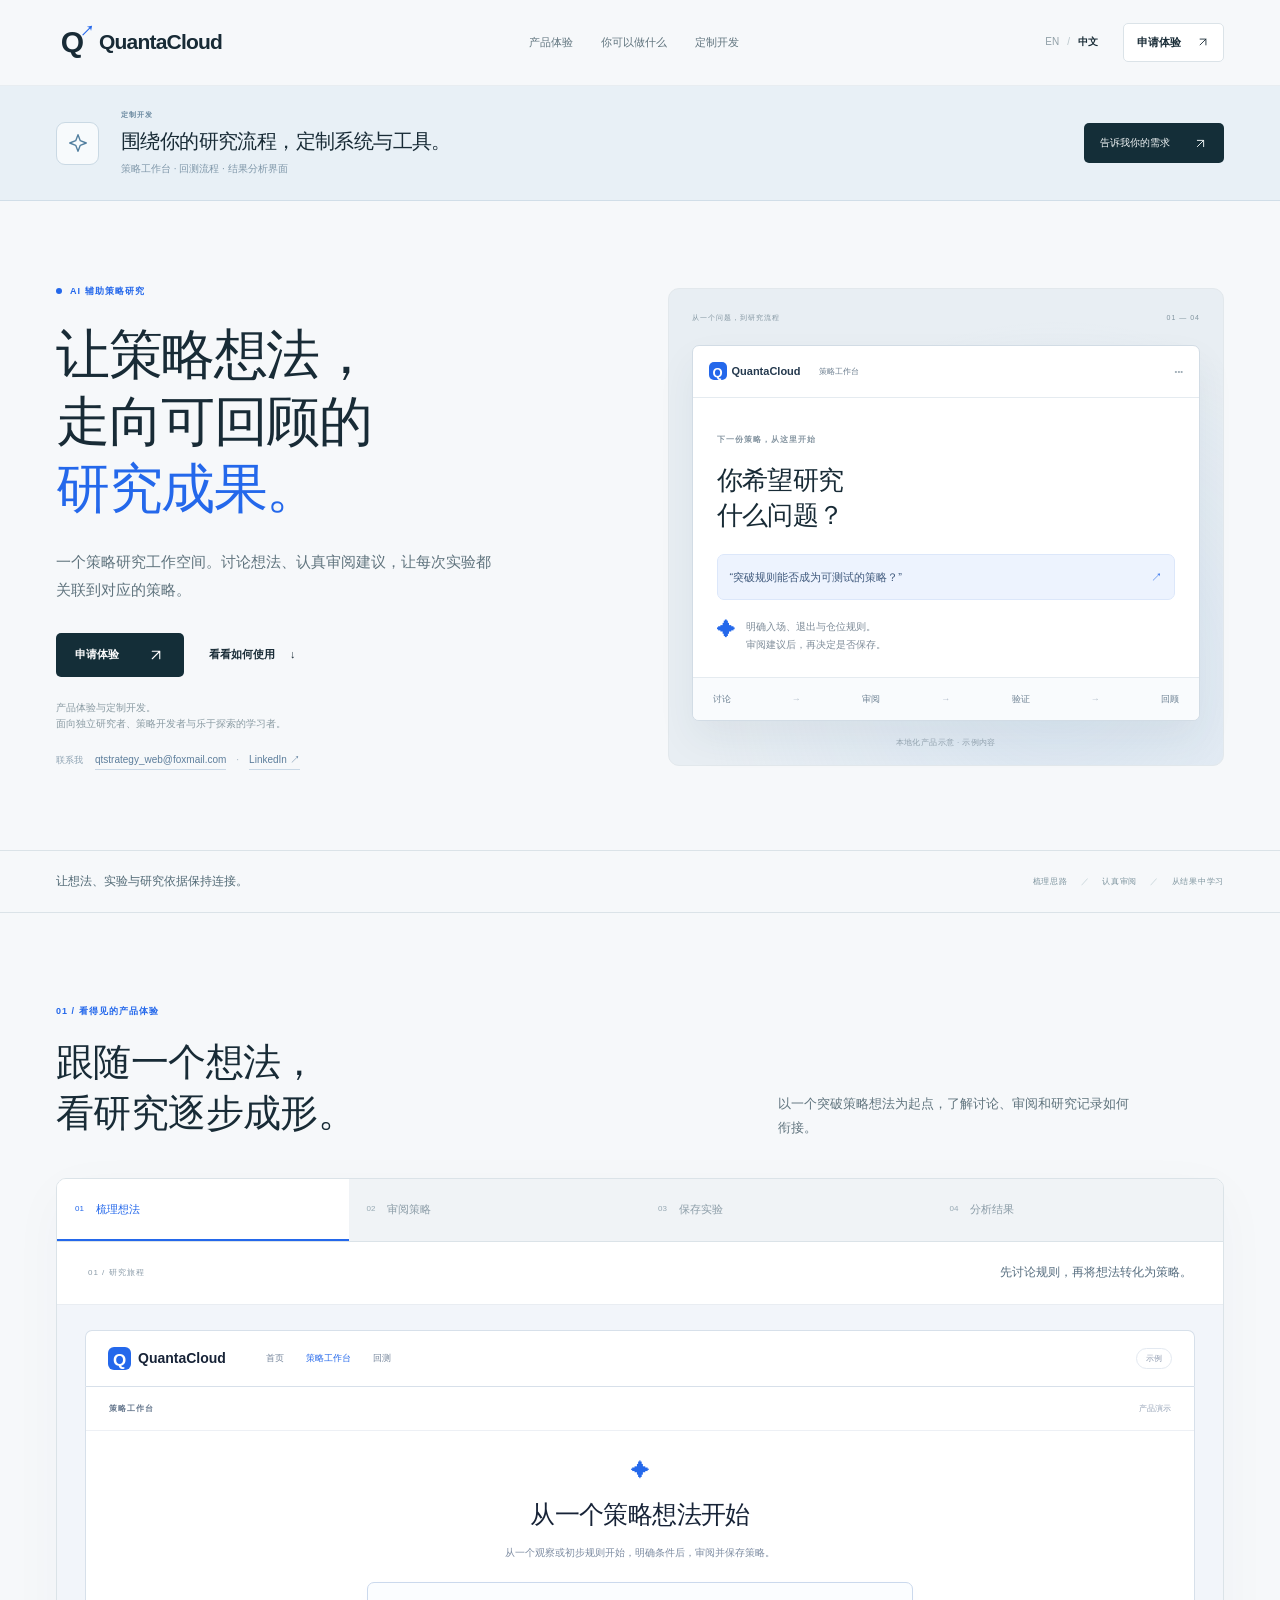
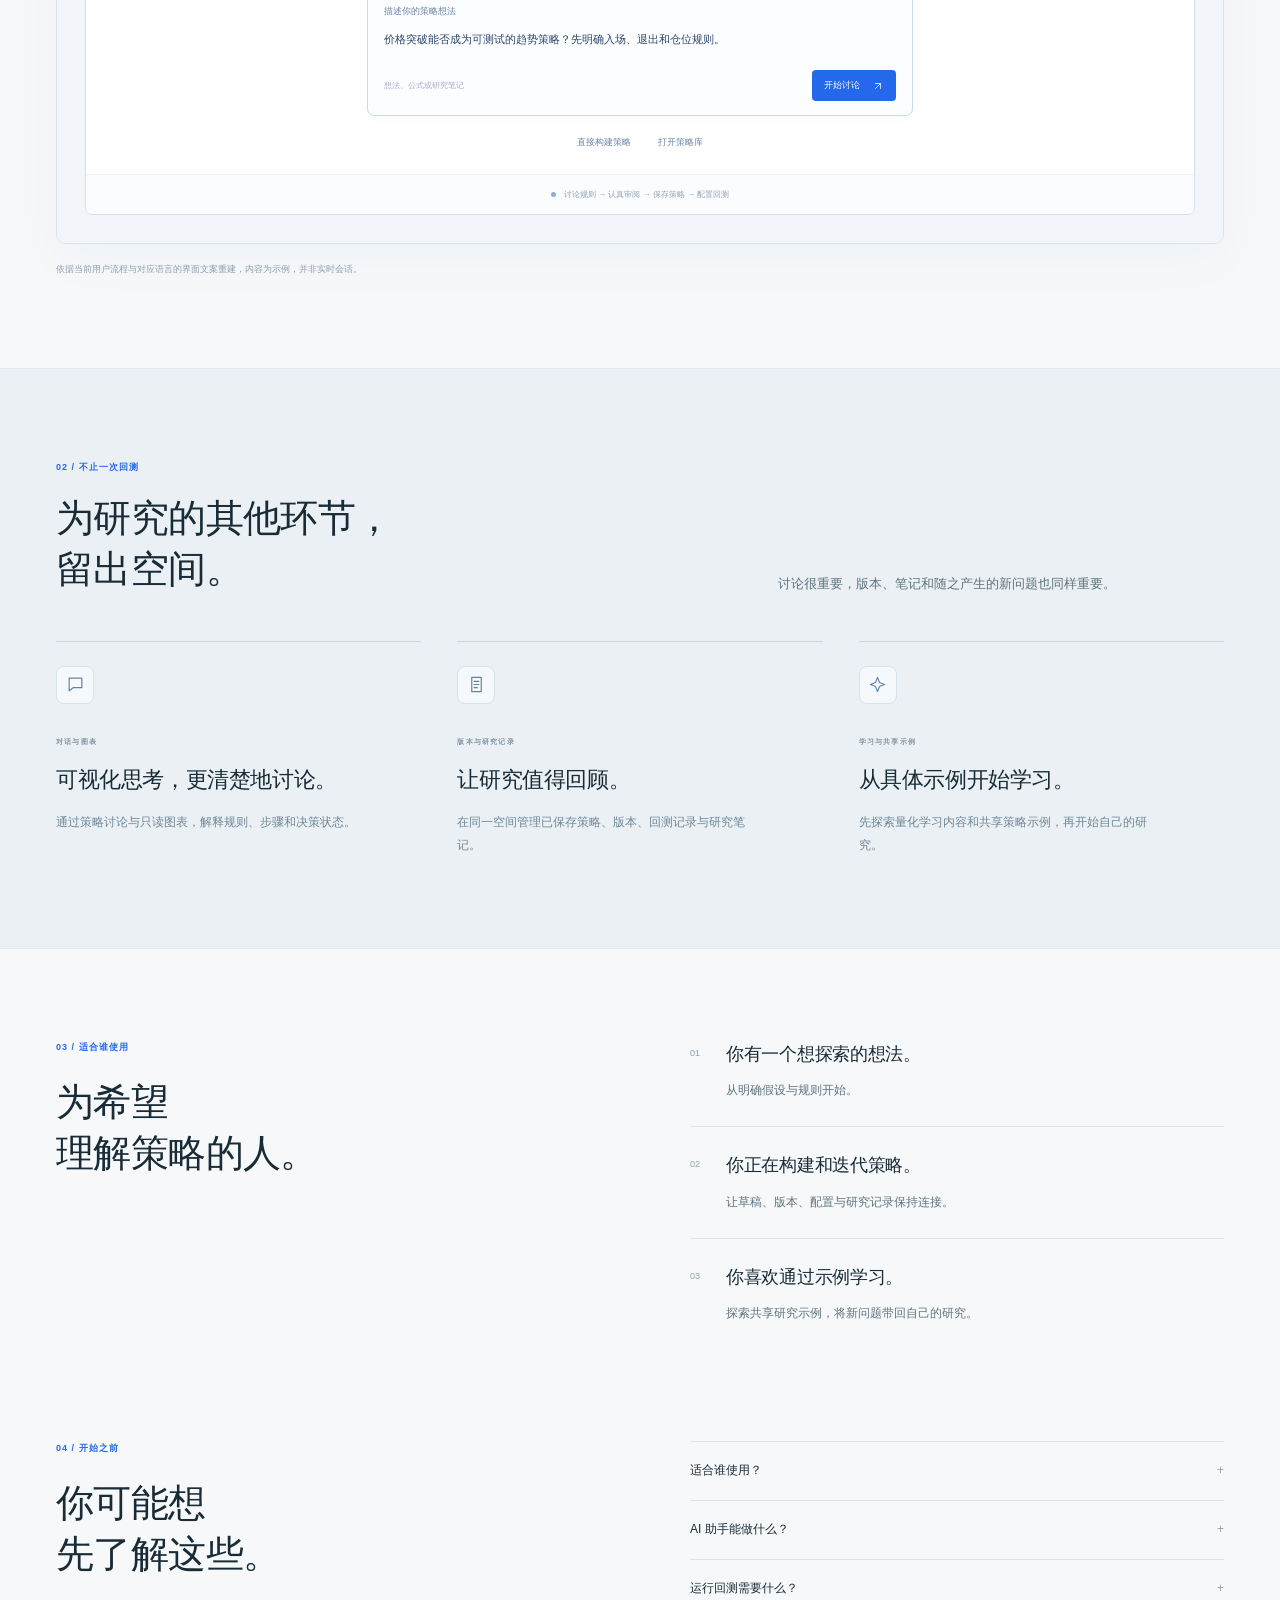
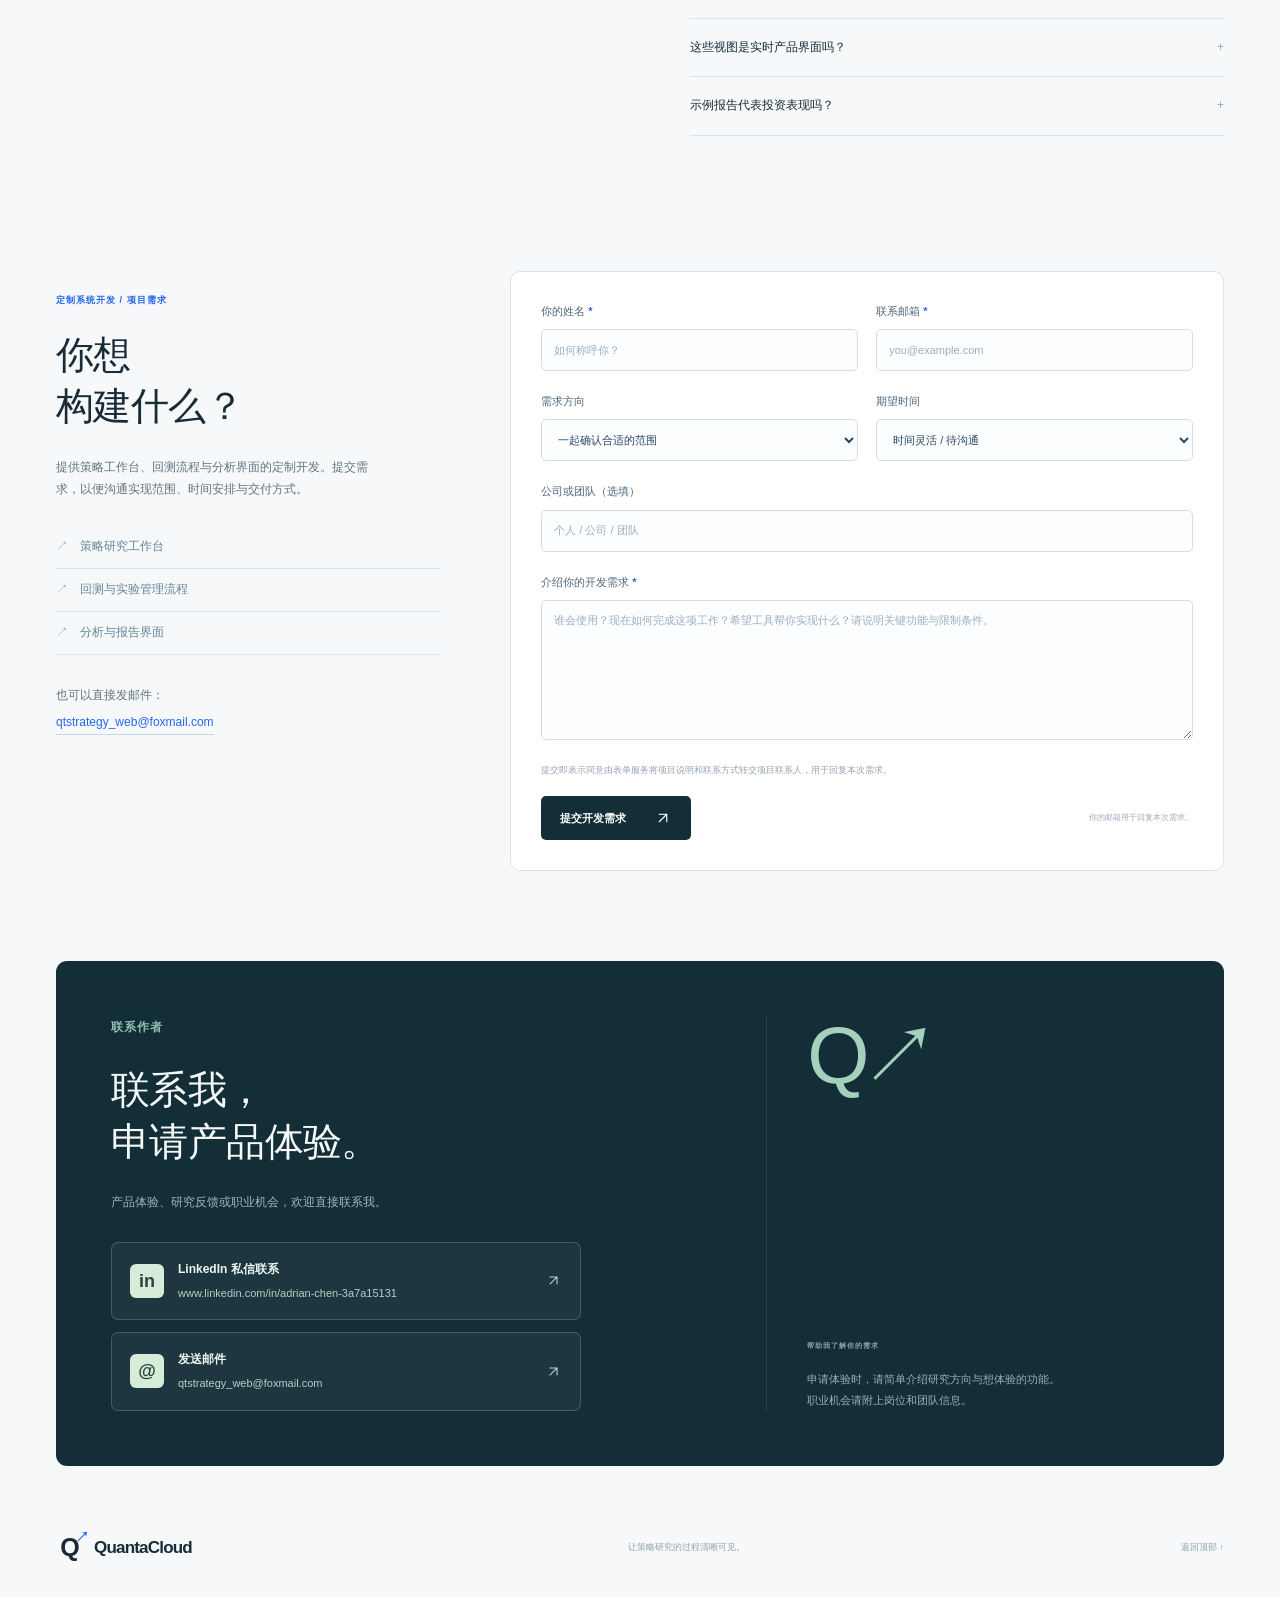
<file: index_ZH.html>
<!doctype html>
<html lang="zh-CN"><head><meta charset="utf-8"><meta name="viewport" content="width=device-width,initial-scale=1"><title>QuantaCloud — 从策略构想到研究洞察</title><meta name="description" content="AI 辅助策略研究工作空间：讨论想法、认真审阅、管理实验并分析结果。联系作者申请体验。"><meta name="theme-color" content="#f5f7f9"><meta property="og:title" content="QuantaCloud | 连贯的策略研究流程"><meta property="og:description" content="探索产品使用过程，联系作者申请体验。"><meta property="og:type" content="website"><meta property="og:image" content="https://pioolcx1221.github.io/qtstrategy-showcase/assets/share-cover.png"><meta property="og:image:width" content="1200"><meta property="og:image:height" content="630"><meta property="og:image:alt" content="QuantaCloud product overview: from strategy ideas to research"><meta name="twitter:card" content="summary_large_image"><meta property="og:url" content="https://pioolcx1221.github.io/qtstrategy-showcase/index_ZH.html"><link rel="canonical" href="https://pioolcx1221.github.io/qtstrategy-showcase/index_ZH.html"><link rel="alternate" hreflang="en" href="index.html"><link rel="alternate" hreflang="zh-CN" href="index_ZH.html"><link rel="icon" type="image/svg+xml" href="assets/favicon.svg"><style>:root{--paper:#f6f8fa;--ink:#182b36;--muted:#60747e;--line:#dbe3e8;--blue:#2468eb;--blue-soft:#edf3ff;--deep:#142e38;--green:#d6ecd9;--max:1320px}*{box-sizing:border-box}html{scroll-behavior:smooth;scroll-padding-top:100px}body{margin:0;background:var(--paper);color:var(--ink);font:15px/1.65 -apple-system,BlinkMacSystemFont,"Segoe UI",sans-serif;-webkit-font-smoothing:antialiased}a{color:inherit;text-decoration:none}button{font:inherit}button,a{-webkit-tap-highlight-color:transparent}a:focus-visible,button:focus-visible,summary:focus-visible{outline:3px solid #2468eb;outline-offset:5px}[hidden]{display:none!important}svg{display:block}button svg,.button svg,.nav-access svg{width:18px;height:18px;flex-shrink:0}.shell{max-width:var(--max);margin:0 auto;padding-left:56px;padding-right:56px}.site-header{position:sticky;top:0;z-index:10;background:#f6f8faf2;backdrop-filter:blur(16px);border-bottom:1px solid #dbe3e888}.header-inner{min-height:85px;display:flex;align-items:center;gap:35px;justify-content:space-between}.brand{display:flex;align-items:center;gap:11px;white-space:nowrap;font-size:21px;font-weight:750;letter-spacing:-.8px}.brand-mark{display:inline-grid;place-items:center;width:32px;height:34px;font:800 30px/1 Arial,sans-serif;position:relative}.brand-mark>span{position:absolute;font-size:14px;color:var(--blue);top:-1px;right:-5px}.site-header nav{display:flex;align-items:center;gap:28px;font-size:11px;color:var(--muted)}.site-header nav a:hover{color:var(--blue)}.header-actions{display:flex;align-items:center;gap:25px}.languages{display:flex;align-items:center;gap:8px;font-size:10px;white-space:nowrap}.languages>span{color:#b9c6cb}.languages a{color:#91a0a8}.languages a[aria-current]{color:var(--ink);font-weight:700}.nav-access{display:flex;align-items:center;gap:15px;background:white;border:1px solid var(--line);border-radius:5px;padding:9px 13px;font-size:11px;font-weight:600}.nav-access svg{width:14px;height:14px}.hero{padding-top:83px;padding-bottom:80px;display:grid;grid-template-columns:1fr 1fr;gap:55px;align-items:center}.eyebrow{display:flex;align-items:center;gap:8px;font-size:9px;letter-spacing:1.8px;font-weight:700;color:var(--blue);margin:0 0 22px}.live-dot{width:6px;height:6px;border-radius:50%;background:var(--blue)}h1,h2,h3,p{margin-top:0}h1{font-size:clamp(40px,4.4vw,62px);font-weight:560;line-height:1.11;letter-spacing:-2.5px;margin:0 0 25px}h1 em{font-family:Georgia,"Times New Roman",serif;font-weight:400;color:var(--blue)}.hero-lead{font-size:15px;color:var(--muted);max-width:440px;line-height:1.9;margin-bottom:28px}.hero-actions{display:flex;align-items:center;gap:25px;flex-wrap:wrap}.button{display:inline-flex;align-items:center;justify-content:center;gap:28px;padding:13px 19px;border-radius:5px;font-size:11px;font-weight:600;line-height:1.5;transition:background .2s,transform .2s}.button:hover{transform:translateY(-2px)}.button-dark{background:var(--deep);color:white}.button-dark:hover{background:var(--blue)}.text-link{display:flex;align-items:center;gap:15px;font-size:11px;font-weight:600}.hero-note{font-size:10px;color:#8a9ba3;margin:23px 0 0;max-width:400px}.hero-preview{background:radial-gradient(ellipse at 70% 80%,#b4d0ef44,transparent 65%),#e8eef3;padding:23px 23px 15px;border:1px solid #e2e8ec;border-radius:11px;position:relative}.preview-overline{display:flex;justify-content:space-between;gap:12px;font-size:7px;letter-spacing:1px;color:#8295a0;margin-bottom:22px}.preview-overline>span:last-child{white-space:nowrap}.hero-product{background:white;border:1px solid #d2dce5;border-radius:7px;box-shadow:0 18px 38px #203a5110;overflow:hidden}.hero-product-top{display:flex;align-items:center;gap:18px;padding:16px;border-bottom:1px solid #e5ebf0;font-size:8px;color:#6b7d8e}.hero-product-top>b{display:flex;align-items:center;gap:5px;color:#24394e;font-size:11px;white-space:nowrap}.hero-product-top>b>span{display:grid;place-items:center;width:18px;height:18px;border-radius:5px;background:var(--blue);color:white;font-size:13px}.hero-product-top>i{font-style:normal;margin-left:auto;color:#9ba9b3}.hero-discussion{padding:27px 24px 23px}.tiny-label{font-size:8px;letter-spacing:1px;font-weight:650;color:#8494a0}.hero-discussion h2{font-size:26px;line-height:1.22;letter-spacing:-.6px;margin:14px 0 20px;font-weight:550}.hero-question{background:#edf3fe;border:1px solid #dce7fa;border-radius:7px;padding:13px 12px;font-size:11px;color:#405a7d;display:flex;align-items:center;gap:10px}.hero-question>span{margin-left:auto;color:var(--blue)}.hero-reply{display:flex;gap:11px;align-items:flex-start;margin-top:18px}.hero-reply>b{font-size:18px;color:var(--blue);line-height:1.4}.hero-reply p{font-size:10px;line-height:1.8;color:#7e8c99;margin:0}.hero-workflow{display:flex;justify-content:space-between;align-items:center;gap:7px;padding:14px 20px;border-top:1px solid #e5ebf0;background:#f9fbfd;font-size:9px;color:#6d8193}.hero-workflow i{font-style:normal;color:#b1bdc9}.preview-caption{margin:15px 0 0;text-align:center;font-size:8px;letter-spacing:.4px;color:#91a1ad}.purpose-bar{border-top:1px solid var(--line);border-bottom:1px solid var(--line)}.purpose-bar>.shell{padding-top:21px;padding-bottom:21px;display:flex;justify-content:space-between;align-items:center;gap:20px}.purpose-bar p{font-size:12px;margin:0;color:#516975}.purpose-bar>.shell>span{font-size:8px;letter-spacing:.7px;color:#7c939d;white-space:nowrap}.purpose-bar b{font-weight:400;color:#b7c8ce;padding:0 13px}.section{padding-top:91px;padding-bottom:91px}.section-intro{display:grid;grid-template-columns:1fr .7fr;gap:85px;align-items:end;margin-bottom:38px}.section-intro h2,.audience-heading h2,.faq-section h2{font-size:38px;line-height:1.2;letter-spacing:-1.2px;font-weight:520;margin:0}.section-intro .eyebrow{margin-bottom:18px}.section-intro>p{font-size:13px;color:var(--muted);line-height:1.85;margin:0;max-width:360px}.tour{background:white;border:1px solid var(--line);border-radius:10px;overflow:hidden;box-shadow:0 14px 55px #2e456708}.tour-tabs{display:grid;grid-template-columns:repeat(4,minmax(0,1fr));background:#f0f3f6;border-bottom:1px solid var(--line)}.tour-tab{display:flex;align-items:center;gap:12px;border:0;border-bottom:2px solid transparent;background:none;padding:21px 18px;cursor:pointer;color:#8b9ca7;text-align:left;font-size:11px}.tour-tab>span{font-size:8px;font-weight:500;color:#97a9b4}.tour-tab>b{font-weight:500}.tour-tab[aria-selected="true"]{background:white;color:var(--blue);border-bottom-color:var(--blue)}.tour-tab[aria-selected="true"]>span{color:var(--blue)}.tour-description{display:flex;align-items:center;justify-content:space-between;gap:25px;padding:21px 31px;border-bottom:1px solid #e9edf2}.tour-description>span{font-size:8px;letter-spacing:1px;color:#8a9ba8}.tour-description>p{font-size:12px;color:#566d7f;margin:0}.app-preview{padding:25px 28px 28px;background:#f2f5fa;color:#172337}.app-top{display:flex;align-items:center;gap:40px;padding:16px 22px;background:white;border:1px solid #d7e0ea;border-bottom:0;border-radius:7px 7px 0 0;font-size:10px}.app-brand{display:flex;align-items:center;gap:7px;font-size:14px;font-weight:650;white-space:nowrap}.app-brand i{display:grid;place-items:center;width:23px;height:23px;background:var(--blue);color:white;border-radius:6px;font-size:17px;font-style:normal}.app-top>div{display:flex;gap:22px;font-size:9px;color:#75859b}.app-top .app-current{color:var(--blue)}.sample-user{margin-left:auto;font-size:8px;border:1px solid #e3e9f1;border-radius:20px;padding:3px 9px;color:#8f9bb0}.sample-workspace,.sample-review,.sample-records,.sample-results{border:1px solid #d7e0ea;border-radius:0 0 7px 7px;background:white;min-height:405px;overflow:hidden}.workspace-heading{display:flex;align-items:center;justify-content:space-between;padding:15px 23px;border-bottom:1px solid #edf0f5}.workspace-heading .tiny-label{color:#65778d;font-size:8px}.preview-label{font-size:8px;color:#93a1b5}.welcome-content{max-width:590px;margin:auto;padding:24px 22px;text-align:center}.mini-spark{font-size:19px;color:var(--blue)}.welcome-content h3{font-size:25px;font-weight:550;letter-spacing:-.6px;margin:8px 0}.welcome-content>p{font-size:10px;color:#7c8ba1;line-height:1.8;max-width:430px;margin:0 auto 20px}.idea-input{border:1px solid #cbd9ed;border-radius:7px;padding:14px 16px;text-align:left;background:#fbfdff;box-shadow:0 5px 15px #2468eb05}.input-label{font-size:9px;color:#6980a1}.idea-input>p{font-size:11px;line-height:1.8;color:#2b466b;margin:9px 0 20px}.input-footer{display:flex;justify-content:space-between;align-items:center;gap:15px}.input-footer>span:first-child{font-size:8px;color:#a0acc0}.sample-action{display:inline-flex;align-items:center;gap:12px;font-size:9px;background:var(--blue);color:white;padding:8px 12px;border-radius:4px;font-weight:550}.sample-action svg{width:12px;height:12px}.welcome-links{display:flex;align-items:center;justify-content:center;gap:27px;font-size:9px;margin-top:19px;color:#6682ab}.sample-bottom{padding:13px 20px;border-top:1px solid #edf0f5;background:#fbfcfe;font-size:8px;color:#91a2b7;display:flex;justify-content:center;align-items:center;gap:8px}.status-dot{width:5px;height:5px;border-radius:50%;background:#8eaece}.review-grid{display:grid;grid-template-columns:.8fr 1.2fr;min-height:350px}.discussion{padding:28px 24px;border-right:1px solid #e2e8f0;display:flex;flex-direction:column}.small-heading{font-size:8px;letter-spacing:1px;color:#9aa8ba}.chat-user{align-self:flex-end;border:1px solid #dde8fa;background:#f0f5fd;border-radius:7px 7px 0 7px;font-size:11px;margin:25px 0 20px;padding:13px;max-width:230px}.chat-reply{display:flex;align-items:flex-start;gap:10px;font-size:11px;color:#7d8ca2;line-height:1.8}.chat-reply>span{color:var(--blue);font-size:18px}.chat-reply>p{margin:0}.discussion-input{margin-top:auto;border:1px solid #e1e8f2;border-radius:5px;font-size:9px;color:#aab5c5;padding:9px;display:flex;justify-content:space-between;gap:15px}.discussion-input>span{color:#7b9ac7}.diff{padding:28px 24px;display:flex;flex-direction:column;overflow:hidden;min-width:0}.diff-title{display:flex;justify-content:space-between;align-items:center;gap:15px;font-size:11px;color:#4a6081}.diff-title>b{font-size:8px;font-weight:400;color:#8b9ebc;border:1px solid #e1e9f4;padding:3px 7px;border-radius:20px;white-space:nowrap}.diff-code{font:10px/2.5 ui-monospace,SFMono-Regular,Menlo,monospace;color:#617595;background:#f8fafe;border:1px solid #e8edf5;border-radius:5px;margin-top:26px;padding:11px 0;overflow-x:auto;white-space:pre}.diff-code>div{padding:0 12px}.diff-code>div>span{color:#a7b5c9;padding-right:14px;font-size:8px}.diff-code .removed{background:#fbf0f0;color:#aa7a7a}.diff-code .added{background:#e9f5ee;color:#4d8567}.review-caption{font-size:9px;color:#98a8be;margin-top:15px}.review-actions{display:flex;align-items:center;justify-content:flex-end;gap:20px;margin-top:auto;font-size:9px;color:#9eacc0}.record-heading{display:flex;justify-content:space-between;align-items:center;gap:20px;padding:24px 28px 18px}.crumb{font-size:9px;color:#9cacc0}.record-heading h3{font-size:21px;font-weight:500;margin:9px 0 0;letter-spacing:-.4px}.sample-action.light{background:#f4f8ff;border:1px solid #cfddf4;color:var(--blue)}.version-banner{display:flex;align-items:center;gap:12px;margin:0 28px 14px;padding:15px 16px;border:1px solid #dce6f4;border-radius:6px;background:#f8faff}.version-symbol{display:grid;place-items:center;width:33px;height:33px;border:1px solid #cadaf0;border-radius:5px;font-size:11px;color:#7b9eca}.version-banner strong,.version-banner small{display:block;font-size:11px;font-weight:500}.version-banner small{font-size:8px;color:#9aacc6;margin-top:3px}.pill{font-size:8px;color:#6e8aac;background:#edf3fa;border:1px solid #dbe6f2;border-radius:20px;padding:3px 8px;white-space:nowrap}.version-banner>.pill{margin-left:auto}.record-table{margin:0 28px;border:1px solid #e3e9f1;border-radius:5px;overflow:hidden}.record-row{display:grid;grid-template-columns:1.3fr .6fr 1fr;padding:13px 15px;gap:20px;font-size:10px;align-items:center;color:#7d91ad}.record-row+div{border-top:1px solid #edf0f5}.record-row>strong{font-weight:500;color:#527298}.record-columns{font-size:8px;color:#95a5bb;background:#fbfcfe}.record-row>span:last-child{text-align:right}.record-foot{display:flex;align-items:center;gap:8px;padding:21px 28px;font-size:9px;color:#9aaec5}.record-foot>svg{width:15px;height:15px;flex-shrink:0}.report-heading{display:flex;justify-content:space-between;align-items:center;gap:15px;padding:20px 25px 14px}.report-heading h3{font-size:20px;font-weight:500;margin:0;letter-spacing:-.4px}.report-nav{display:flex;gap:24px;border-bottom:1px solid #e6ecf4;padding:0 25px;font-size:9px;color:#8c9fba}.report-nav>span{padding:8px 0}.report-nav .current{border-bottom:2px solid var(--blue);color:var(--blue)}.report-chart{padding:18px 24px 12px}.chart-heading{display:flex;justify-content:space-between;gap:15px;font-size:8px;color:#93a4b8;margin-bottom:14px}.chart-heading>span:first-child{color:#5f7c9d}.candles{display:block;width:100%;height:155px}.chart-legend{display:flex;align-items:center;gap:20px;font-size:8px;color:#9badc1;margin-top:8px}.chart-legend>span{display:flex;align-items:center;gap:6px}.legend-entry{width:5px;height:5px;border-radius:50%;background:var(--blue)}.legend-line{width:12px;height:1px;background:#889cd1}.report-foot{padding:12px 25px;border-top:1px solid #edf1f6;color:#9cacbe;font-size:9px;background:#fbfcfe}.visual-note{font-size:9px;color:#8ea0ae;margin:17px 0 0;line-height:1.8}.possibilities{background:#eaf0f4;border-top:1px solid #e3eaef;border-bottom:1px solid #e3eaef}.benefit-grid{display:grid;grid-template-columns:repeat(3,1fr);gap:36px;margin-top:45px}.benefit-grid>article{border-top:1px solid #c8d6df;padding-top:24px}.benefit-icon{display:grid;place-items:center;width:38px;height:38px;background:#f6f9fc;border:1px solid #d7e2eb;border-radius:8px;color:#6483a1;margin-bottom:23px}.benefit-icon svg{width:19px;height:19px}.benefit-grid .tiny-label{font-size:7px;color:#8195a6;text-transform:uppercase;letter-spacing:1.2px}.benefit-grid h3{font-size:22px;line-height:1.4;letter-spacing:-.4px;font-weight:500;margin:14px 0 15px;max-width:290px}.benefit-grid p{font-size:12px;line-height:1.9;color:#6f8797;max-width:310px;margin:0}.audience-section{display:grid;grid-template-columns:1fr 1fr;gap:100px;align-items:start}.audience-heading{position:sticky;top:120px}.audience-list article{display:flex;gap:26px;padding:0 0 24px}.audience-list article+article{border-top:1px solid var(--line);padding-top:24px}.audience-list article:last-child{padding-bottom:0}.audience-list article>span{font-size:9px;color:#8ba0ae;margin-top:6px}.audience-list h3{font-size:18px;letter-spacing:-.3px;font-weight:550;margin:0 0 10px}.audience-list p{font-size:12px;color:var(--muted);margin:0;line-height:1.9}.faq-section{padding-top:25px;padding-bottom:90px;display:grid;grid-template-columns:1fr 1fr;gap:100px}.faq-list{border-top:1px solid var(--line)}.faq-list details{border-bottom:1px solid var(--line);padding:19px 0}.faq-list summary{list-style:none;display:flex;justify-content:space-between;gap:20px;cursor:pointer;font-size:12px;font-weight:500}.faq-list summary::-webkit-details-marker{display:none}.faq-list summary>span{color:#93a8b6}.faq-list details[open] summary>span{transform:rotate(45deg)}.faq-list details>p{font-size:11px;color:#7c909d;line-height:1.9;padding-right:20px;margin:14px 0 0}.contact-section{padding-bottom:65px;scroll-margin-top:100px}.contact-panel{background:var(--deep);color:#f4f8f7;border-radius:11px;display:grid;grid-template-columns:1fr .7fr;gap:80px;padding:55px}.contact-panel .eyebrow{color:#93bfb1}.contact-panel h2{font-size:39px;line-height:1.2;letter-spacing:-1px;font-weight:500;margin:0 0 22px}.contact-panel>div>p{font-size:12px;color:#9db7b8;max-width:390px;line-height:1.9;margin:0 0 25px}.button-light{background:var(--green);color:#274744}.button-light:hover{background:white}.contact-instruction{max-width:390px;font-size:12px;color:#b8d8d0;border-top:1px solid #62817a55;padding-top:18px}.contact-aside{display:flex;flex-direction:column;justify-content:space-between;border-left:1px solid #62817a44;padding-left:40px}.contact-symbol{font-size:80px;line-height:1;letter-spacing:-10px;color:#a4d0bc;font-weight:500;padding-bottom:40px}.contact-aside .tiny-label{font-size:7px;color:#84a7a0;letter-spacing:1px}.contact-aside p{font-size:11px;color:#95b3ae;line-height:1.9;margin:13px 0 0;max-width:260px}footer{display:flex;align-items:center;justify-content:space-between;gap:25px;padding-bottom:32px}footer .brand{font-size:17px}footer .brand-mark{font-size:25px;width:27px}footer p,footer>a:last-child{font-size:9px;color:#8ea2ae;margin:0}.skip{position:absolute;top:-100px;left:10px;background:white;padding:10px;z-index:15}.skip:focus{top:10px}html[lang="zh-CN"] h1{font-size:clamp(40px,4.2vw,59px);line-height:1.25;letter-spacing:-1.4px}html[lang="zh-CN"] h1 em{font-family:inherit;font-style:normal}html[lang="zh-CN"] h2{line-height:1.35;letter-spacing:-.6px}html[lang="zh-CN"] .eyebrow{letter-spacing:1px}
@media(min-width:1500px){.hero{padding-top:105px;padding-bottom:105px}}
@media(max-width:1100px){.shell{padding-left:35px;padding-right:35px}.site-header nav{gap:20px}.header-actions{gap:18px}.hero{gap:35px;padding-top:65px;padding-bottom:65px}h1{font-size:49px}.hero-product-top>span{display:none}.hero-discussion{padding:24px 20px}.purpose-bar>.shell{flex-wrap:wrap;gap:9px}.section-intro{gap:45px}.section-intro h2,.audience-heading h2,.faq-section h2{font-size:34px}.tour-tab{padding:18px 14px;gap:8px;font-size:10px}.diff-code{font-size:9px}.audience-section,.faq-section{gap:55px}.contact-panel{padding:42px;gap:45px}}
@media(max-width:800px){.header-inner{min-height:77px;gap:20px}.site-header nav{display:none}.hero{grid-template-columns:1fr;gap:40px;padding-top:45px}.hero-copy{max-width:620px}.hero h1{font-size:56px}.hero-lead{max-width:480px}.hero-preview{max-width:600px;width:100%;margin:auto;padding:23px 30px 16px}.hero-product-top>span{display:inline}.hero-discussion{padding:28px}.hero-discussion h2{font-size:30px}.hero-question{font-size:13px}.hero-reply p{font-size:12px}.hero-product-top{font-size:10px}.hero-workflow{font-size:10px}.purpose-bar>.shell{padding-top:20px;padding-bottom:20px;gap:13px}.section{padding-top:65px;padding-bottom:65px}.section-intro{gap:28px;grid-template-columns:1fr .8fr}.section-intro h2,.audience-heading h2,.faq-section h2{font-size:30px}.tour-tabs{grid-template-columns:repeat(2,1fr)}.tour-tab{padding:16px}.tour-description{align-items:flex-start;flex-direction:column;gap:5px;padding:18px 23px}.tour-description>p{font-size:11px}.app-preview{padding:18px}.app-top{padding:13px 15px;gap:20px}.app-top>div{gap:15px;font-size:8px}.sample-user{display:none}.review-grid{grid-template-columns:1fr 1.1fr}.discussion,.diff{padding:22px 17px}.diff-title{flex-wrap:wrap;gap:5px}.benefit-grid{gap:23px}.benefit-grid h3{font-size:19px}.audience-section{grid-template-columns:1fr 1fr;gap:35px}.audience-list h3{font-size:16px}.audience-list article{gap:15px}.faq-section{gap:35px;padding-bottom:65px}.contact-panel{padding:35px;gap:35px;grid-template-columns:1fr .6fr}.contact-panel h2{font-size:32px}.contact-aside{padding-left:25px}.contact-symbol{font-size:65px}.contact-section{padding-bottom:45px}}
@media(max-width:560px){html{scroll-padding-top:80px}.shell{padding-left:22px;padding-right:22px}.header-inner{gap:16px;min-height:71px}.brand{font-size:18px;gap:7px}.brand-mark{font-size:27px;width:28px}.header-actions{gap:15px}.nav-access{font-size:9px;padding:8px 10px;gap:7px}.nav-access svg{width:12px;height:12px}.languages{font-size:9px;gap:5px}.hero{padding-top:38px;padding-bottom:42px;gap:32px}.hero .eyebrow{font-size:8px;margin-bottom:23px}.hero h1{font-size:42px;letter-spacing:-1.8px;line-height:1.12;margin-bottom:23px}html[lang="zh-CN"] .hero h1{font-size:43px;line-height:1.25}.hero-lead{font-size:13px;line-height:1.9;margin-bottom:23px}.hero-actions{gap:23px}.hero-note{font-size:9px;line-height:1.8;max-width:310px;margin-top:18px}.button{padding:12px 16px;font-size:10px;gap:22px}.text-link{font-size:10px}.hero-preview{padding:16px 14px 10px;border-radius:8px}.preview-overline{font-size:6px;margin-bottom:14px;letter-spacing:.7px}.hero-product-top{padding:12px;font-size:7px;gap:10px}.hero-product-top>b{font-size:10px}.hero-discussion{padding:21px 17px}.hero-discussion>.tiny-label{font-size:7px}.hero-discussion h2{font-size:25px}.hero-question{padding:11px;font-size:10px}.hero-reply{gap:9px;margin-top:15px}.hero-reply p{font-size:9px}.hero-workflow{font-size:8px;padding:12px 15px}.preview-caption{font-size:7px;margin-top:11px}.purpose-bar p{font-size:10px;line-height:1.8}.purpose-bar>.shell>span{font-size:6px;letter-spacing:.5px}.purpose-bar b{padding:0 10px}.section{padding-top:49px;padding-bottom:49px}.section-intro{grid-template-columns:1fr;gap:20px;margin-bottom:28px}.section-intro .eyebrow{font-size:8px;margin-bottom:15px}.section-intro h2,.audience-heading h2,.faq-section h2{font-size:29px;line-height:1.23}.section-intro>p{font-size:12px;max-width:340px}.tour-tab{font-size:9px;padding:14px 12px}.tour-tab>span{font-size:7px}.tour-description{padding:15px 16px;gap:4px}.tour-description>span{font-size:6px}.tour-description>p{font-size:10px}.app-preview{padding:10px}.app-top{padding:11px 12px;gap:15px}.app-brand{font-size:11px;gap:5px}.app-brand i{width:19px;height:19px;font-size:15px}.app-top>div{gap:9px;font-size:7px}.app-top>div>span:first-child{display:none}.workspace-heading{padding:12px 14px;gap:10px}.workspace-heading .tiny-label{font-size:6px}.preview-label{font-size:6px}.sample-workspace,.sample-review,.sample-records,.sample-results{min-height:0}.welcome-content{padding:18px 13px}.welcome-content h3{font-size:21px;margin:8px 0 10px}.welcome-content>p{font-size:9px}.mini-spark{font-size:17px}.idea-input{padding:11px}.idea-input>p{font-size:10px}.input-footer{gap:7px;align-items:flex-start}.input-footer>span:first-child{font-size:7px}.sample-action{font-size:8px;padding:7px 9px;gap:7px}.sample-action svg{width:10px;height:10px}.welcome-links{font-size:8px;gap:20px;margin-top:15px}.sample-bottom{font-size:6px;line-height:1.8;padding:11px 10px;gap:6px;text-align:center}.review-grid{grid-template-columns:1fr}.discussion{min-height:200px;border-right:0;border-bottom:1px solid #e2e8f0;padding:18px}.chat-user{margin:18px 0;font-size:10px}.chat-reply{font-size:10px}.discussion-input{margin-top:17px}.diff{padding:18px;min-height:260px}.diff-code{font-size:8px;margin-top:18px}.diff-title{font-size:10px}.diff-title>b{font-size:7px}.diff-code>div{padding:0 7px}.diff-code>div>span{padding-right:8px;font-size:7px}.review-caption{font-size:8px}.record-heading{padding:18px 15px;align-items:flex-start}.record-heading h3{font-size:17px;line-height:1.4;max-width:175px}.record-heading .crumb{font-size:7px}.record-heading>.sample-action{font-size:7px;white-space:nowrap}.version-banner{margin:0 15px 12px;padding:12px;gap:8px}.version-banner strong{font-size:9px}.version-banner small{font-size:6px}.version-symbol{width:27px;height:27px;font-size:9px}.pill{font-size:6px;padding:3px 6px}.record-table{margin:0 15px}.record-row{font-size:8px;gap:10px;padding:12px 10px;grid-template-columns:1.2fr .5fr 1fr}.record-columns{font-size:7px}.record-foot{font-size:7px;padding:17px 15px;line-height:1.8}.record-foot>svg{width:12px;height:12px}.report-heading{padding:17px 15px;gap:12px}.report-heading h3{font-size:16px;line-height:1.4;max-width:210px}.report-nav{font-size:8px;padding:0 15px;gap:18px}.report-chart{padding:17px 14px 12px}.candles{height:135px}.chart-heading{font-size:6px}.chart-legend{font-size:6px;gap:12px}.report-foot{font-size:7px;padding:12px 15px;line-height:1.8}.visual-note{font-size:8px;margin-top:13px}.benefit-grid{grid-template-columns:1fr;gap:28px;margin-top:32px}.benefit-grid>article{padding-top:21px;display:grid;grid-template-columns:40px 1fr;column-gap:18px}.benefit-icon{grid-row:1/4;margin:0}.benefit-grid .tiny-label{font-size:7px;margin-top:2px}.benefit-grid h3{font-size:20px;max-width:none;margin:10px 0}.benefit-grid p{font-size:11px;grid-column:2;max-width:none}.audience-section{grid-template-columns:1fr;gap:30px}.audience-heading{position:static}.audience-heading .eyebrow{margin-bottom:15px;font-size:8px}.audience-list article{gap:19px;padding-bottom:22px}.audience-list article+article{padding-top:22px}.audience-list h3{font-size:17px}.audience-list p{font-size:11px}.faq-section{padding-top:5px;padding-bottom:49px;grid-template-columns:1fr;gap:28px}.faq-section .eyebrow{margin-bottom:15px;font-size:8px}.faq-list details{padding:17px 0}.faq-list summary{font-size:11px}.faq-list details>p{font-size:10px}.contact-section{padding:0 15px 35px}.contact-panel{grid-template-columns:1fr;gap:30px;padding:30px 25px;border-radius:8px}.contact-panel .eyebrow{font-size:8px;margin-bottom:20px}.contact-panel h2{font-size:30px;line-height:1.25}.contact-panel>div>p{font-size:11px;margin-bottom:23px}.contact-aside{border-left:0;border-top:1px solid #62817a44;flex-direction:row;align-items:center;gap:25px;padding:25px 0 0}.contact-symbol{font-size:50px;letter-spacing:-6px;padding:0;flex-shrink:0}.contact-aside .tiny-label{font-size:6px;letter-spacing:.7px}.contact-aside p{font-size:10px;margin-top:9px}.contact-instruction{font-size:11px}footer{flex-wrap:wrap;gap:18px;padding-bottom:25px}footer .brand{font-size:15px}footer p{order:3;width:100%;font-size:8px}footer>a:last-child{font-size:8px}footer .brand-mark{font-size:22px}}
@media(prefers-reduced-motion:reduce){html{scroll-behavior:auto}.button{transition:none}.button:hover{transform:none}}
/* Public contact methods: keep the identity and destination visible. */
.contact-methods{display:grid;gap:12px;max-width:470px;margin-top:28px}.contact-method{display:flex;align-items:center;gap:14px;padding:17px 18px;border:1px solid #62817a88;background:#ffffff0a;border-radius:7px;transition:background .15s,border-color .15s}.contact-method:hover{background:#ffffff14;border-color:#aacfbf}.channel-icon{display:grid;place-items:center;width:34px;height:34px;flex-shrink:0;border-radius:6px;background:#d6ecd9;color:#274744;font-size:18px;font-weight:750;line-height:1}.contact-method>span:nth-child(2){min-width:0;flex:1}.contact-method b{display:block;font-size:12px;color:#ecf6f0;font-weight:600}.contact-method small{display:block;font-size:11px;color:#b3d1c6;margin-top:5px;overflow-wrap:anywhere;line-height:1.6}.contact-method>svg{width:17px;height:17px;flex-shrink:0;color:#b7d9c7}@media(max-width:560px){.contact-methods{margin-top:23px;gap:10px}.contact-method{padding:14px 12px;gap:11px}.channel-icon{width:30px;height:30px;font-size:16px}.contact-method b{font-size:11px}.contact-method small{font-size:10px}.contact-method>svg{width:15px;height:15px}}
.hero-contact{display:flex;align-items:center;flex-wrap:wrap;gap:10px;margin-top:18px;font-size:10px;line-height:1.8;color:#5c7d9b}.hero-contact>span{font-size:9px;color:#8da2b2;margin-right:2px}.hero-contact>a{border-bottom:1px solid #c9d8e6;overflow-wrap:anywhere}.hero-contact>a:hover{color:var(--blue);border-bottom-color:var(--blue)}.hero-contact>i{font-style:normal;color:#a9bac6}@media(max-width:560px){.hero-contact{font-size:9px;gap:8px;margin-top:16px}.hero-contact>span{font-size:8px}}
/* A concise top services area and a separate project intake form. */
.custom-banner{background:#e8f0f6;border-bottom:1px solid #d1dee8}.custom-banner-inner{display:flex;align-items:center;gap:22px;padding-top:23px;padding-bottom:23px}.custom-banner-mark{display:grid;place-items:center;width:43px;height:43px;border:1px solid #cad9e4;background:#f7fafc;color:#527f9f;border-radius:9px;flex-shrink:0}.custom-banner-mark svg{width:22px;height:22px}.custom-banner .eyebrow{font-size:7px;letter-spacing:1.6px;color:#6a89a0;margin:0 0 7px}.custom-banner h2{font-size:20px;line-height:1.35;letter-spacing:-.3px;font-weight:550;margin:0}.custom-banner-scope{font-size:10px;color:#8098aa;margin:6px 0 0}.custom-banner-link{display:flex;align-items:center;justify-content:center;gap:23px;margin-left:auto;flex-shrink:0;background:var(--deep);color:#f3f7f8;font-size:10px;font-weight:550;padding:12px 16px;border-radius:5px}.custom-banner-link svg{width:15px;height:15px}.custom-banner-link:hover{background:var(--blue)}.custom-development{display:grid;grid-template-columns:.7fr 1.3fr;gap:70px;padding-top:45px;padding-bottom:90px;scroll-margin-top:115px}.custom-intro{padding-top:22px}.custom-intro h2{font-size:38px;font-weight:520;line-height:1.2;letter-spacing:-1px;margin:0 0 23px}.custom-intro>p:not(.eyebrow){font-size:12px;line-height:1.9;color:var(--muted);max-width:320px}.custom-intro ul{list-style:none;margin:25px 0;padding:0;font-size:12px;color:#658497}.custom-intro li{padding:11px 0;border-bottom:1px solid var(--line)}.custom-intro li:before{content:'↗';display:inline-block;margin-right:12px;color:#94aab8}.custom-intro .custom-direct{margin-top:29px;font-size:11px}.custom-direct>a{display:inline-block;color:var(--blue);margin-top:5px;border-bottom:1px solid #c4d6eb;overflow-wrap:anywhere}.enquiry-card{border:1px solid var(--line);background:white;border-radius:10px;padding:30px;min-width:0}.enquiry-fields{display:grid;grid-template-columns:1fr 1fr;gap:21px 18px}.enquiry-fields>label{display:block;font-size:11px;font-weight:550;color:#4d657b;min-width:0}.enquiry-fields>label>span{color:var(--blue)}.enquiry-fields input,.enquiry-fields select,.enquiry-fields textarea{display:block;width:100%;max-width:100%;border:1px solid #d2deea;background:#fcfdff;color:#2a4563;border-radius:5px;padding:11px 12px;font:inherit;font-size:11px;line-height:1.6;font-weight:400;margin-top:9px;min-height:42px;box-shadow:none}.enquiry-fields input::placeholder,.enquiry-fields textarea::placeholder{color:#9bafc0;font-weight:400}.enquiry-fields textarea{min-height:140px;resize:vertical}.enquiry-fields input:focus,.enquiry-fields select:focus,.enquiry-fields textarea:focus{outline:2px solid #2468eb33;border-color:#7ca4df}.enquiry-wide{grid-column:1/-1}.enquiry-consent{font-size:9px;line-height:1.8;color:#94a3b3;margin:22px 0 18px}.enquiry-submit{display:flex;align-items:center;gap:18px;justify-content:space-between}.enquiry-submit button{border:0;cursor:pointer;font-family:inherit}.enquiry-submit>span{font-size:8px;line-height:1.8;color:#9baaba;max-width:165px}.enquiry-status{border:1px solid #c6dfcc;background:#f0f7f0;color:#476e56;border-radius:6px;padding:17px;margin-bottom:24px}.enquiry-status strong{font-size:12px;font-weight:600}.enquiry-status p{font-size:11px;margin:8px 0 0;line-height:1.8}@media(max-width:1000px){.custom-banner-inner{gap:17px}.custom-banner h2{font-size:18px}.custom-banner-link{gap:14px}.custom-development{gap:40px;grid-template-columns:.75fr 1.25fr}.enquiry-card{padding:25px}.custom-intro h2{font-size:33px}}@media(max-width:800px){.custom-development{grid-template-columns:1fr;gap:28px;padding-bottom:65px}.custom-intro{padding-top:0}.custom-intro>p:not(.eyebrow){max-width:570px}.custom-intro ul{display:flex;flex-wrap:wrap;gap:12px 25px;margin:20px 0 0}.custom-intro li{font-size:11px;padding:8px 0}.custom-intro .custom-direct{margin-top:20px}.custom-banner h2{font-size:17px}.custom-banner-scope{font-size:9px}.custom-banner-mark{display:none}.custom-banner-link{font-size:9px;padding:11px 12px;gap:10px}.custom-banner-inner{padding-top:20px;padding-bottom:20px}}@media(max-width:560px){.custom-banner-inner{flex-wrap:wrap;gap:15px;padding-top:20px;padding-bottom:20px}.custom-banner-inner>div:nth-child(2){width:100%}.custom-banner .eyebrow{font-size:7px;letter-spacing:1px}.custom-banner h2{font-size:18px}.custom-banner-scope{font-size:9px;line-height:1.8}.custom-banner-link{margin-left:0;padding:9px 13px;font-size:9px}.custom-development{padding-top:10px;padding-bottom:45px;gap:23px}.custom-intro h2{font-size:29px}.custom-intro .eyebrow{font-size:8px;margin-bottom:15px}.custom-intro>p:not(.eyebrow){font-size:11px}.custom-intro ul{display:block}.custom-intro li{font-size:11px}.enquiry-card{padding:22px 18px}.enquiry-fields{grid-template-columns:1fr;gap:17px}.enquiry-fields>label{font-size:10px}.enquiry-fields input,.enquiry-fields select,.enquiry-fields textarea{font-size:16px;line-height:1.6;padding:10px}.enquiry-fields textarea{min-height:170px}.enquiry-consent{font-size:8px}.enquiry-submit{align-items:flex-start;flex-direction:column;gap:11px}.enquiry-submit>span{font-size:8px;max-width:none}}
/* Explain a suggested strategy change through its user-facing meaning. */
.rule-review{margin-top:23px;display:grid;gap:12px}.rule-before,.rule-revision{border:1px solid #dce6ee;border-radius:6px;padding:15px;background:#f8fafc}.rule-revision{background:#eef7f1;border-color:#d3e6d9}.rule-review span{font-size:8px;letter-spacing:.5px;color:#8ca0b3}.rule-review p{font-size:12px;line-height:1.85;color:#516d86;margin:9px 0 0}.rule-revision>span{color:#7a9b83}.rule-revision>p{color:#4d785a}.rule-result{display:flex;gap:8px;align-items:center}.rule-result>svg{width:13px;height:13px;flex-shrink:0;color:#83a58e}.rule-result>span{font-size:9px;letter-spacing:0;line-height:1.8}@media(max-width:560px){.rule-review{margin-top:18px;gap:10px}.rule-before,.rule-revision{padding:12px}.rule-review p{font-size:11px}.rule-review span{font-size:7px}.rule-result>span{font-size:8px}}
</style></head>
<body><a class="skip" href="#main">跳转正文</a>
<header class="site-header"><div class="shell header-inner"><a class="brand" href="#main" aria-label="QuantaCloud"><span class="brand-mark">Q<span>↗</span></span>QuantaCloud</a><nav aria-label="主导航"><a href="#product">产品体验</a><a href="#possibilities">你可以做什么</a><a href="#custom-development">定制开发</a></nav><div class="header-actions"><div class="languages" aria-label="语言"><a href="index.html" lang="en" >EN</a><span>/</span><a href="index_ZH.html" lang="zh-CN" aria-current="page">中文</a></div><a class="nav-access" href="#contact">申请体验 <svg viewBox="0 0 24 24" fill="none" stroke="currentColor" stroke-width="1.5" aria-hidden="true"><path d="M7 17 17 7M7 7h10v10" stroke-linecap="round" stroke-linejoin="round"/></svg></a></div></div></header>
<main id="main"><aside class="custom-banner" aria-labelledby="custom-banner-title"><div class="shell custom-banner-inner"><div class="custom-banner-mark"><svg viewBox="0 0 24 24" fill="none" stroke="currentColor" stroke-width="1.5" aria-hidden="true"><path d="m12 3 2.5 6.5L21 12l-6.5 2.5L12 21l-2.5-6.5L3 12l6.5-2.5Z" stroke-linecap="round" stroke-linejoin="round"/></svg></div><div><p class="eyebrow">定制开发</p><h2 id="custom-banner-title">围绕你的研究流程，定制系统与工具。</h2><p class="custom-banner-scope">策略工作台 · 回测流程 · 结果分析界面</p></div><a class="custom-banner-link" href="#custom-development">告诉我你的需求<svg viewBox="0 0 24 24" fill="none" stroke="currentColor" stroke-width="1.5" aria-hidden="true"><path d="M7 17 17 7M7 7h10v10" stroke-linecap="round" stroke-linejoin="round"/></svg></a></div></aside><section class="hero shell"><div class="hero-copy"><p class="eyebrow"><span class="live-dot"></span>AI 辅助策略研究</p><h1>让策略想法，<br>走向可回顾的<br><em>研究成果。</em></h1><p class="hero-lead">一个策略研究工作空间。讨论想法、认真审阅建议，让每次实验都关联到对应的策略。</p><div class="hero-actions"><a class="button button-dark" href="#contact">申请体验 <svg viewBox="0 0 24 24" fill="none" stroke="currentColor" stroke-width="1.5" aria-hidden="true"><path d="M7 17 17 7M7 7h10v10" stroke-linecap="round" stroke-linejoin="round"/></svg></a><a class="text-link" href="#product">看看如何使用 <span>↓</span></a></div><p class="hero-note">产品体验与定制开发。<br>面向独立研究者、策略开发者与乐于探索的学习者。</p><div class="hero-contact"><span>联系我</span><a href="mailto:qtstrategy_web@foxmail.com">qtstrategy_web@foxmail.com</a><i>·</i><a href="https://www.linkedin.com/in/adrian-chen-3a7a15131" target="_blank" rel="noopener">LinkedIn ↗</a></div></div><div class="hero-preview"><div class="preview-overline"><span>从一个问题，到研究流程</span><span>01 — 04</span></div><div class="hero-product"><div class="hero-product-top"><b><span>Q</span> QuantaCloud</b><span>策略工作台</span><i>•••</i></div><div class="hero-discussion"><span class="tiny-label">下一份策略，从这里开始</span><h2>你希望研究<br>什么问题？</h2><div class="hero-question">“突破规则能否成为可测试的策略？”<span>↗</span></div><div class="hero-reply"><b>✦</b><p>明确入场、退出与仓位规则。<br>审阅建议后，再决定是否保存。</p></div></div><div class="hero-workflow"><span>讨论</span><i>→</i><span>审阅</span><i>→</i><span>验证</span><i>→</i><span>回顾</span></div></div><p class="preview-caption">本地化产品示意 · 示例内容</p></div></section>
<div class="purpose-bar"><div class="shell"><p>让想法、实验与研究依据保持连接。</p><span>梳理思路<b>／</b>认真审阅<b>／</b>从结果中学习</span></div></div>
<section class="section shell" id="product"><div class="section-intro"><div><p class="eyebrow">01 / 看得见的产品体验</p><h2>跟随一个想法，<br>看研究逐步成形。</h2></div><p>以一个突破策略想法为起点，了解讨论、审阅和研究记录如何衔接。</p></div><div class="tour"><div class="tour-tabs" role="tablist" aria-label="产品使用演示"><button class="tour-tab" id="tab-0" role="tab" aria-controls="panel-0" aria-selected="true" tabindex="0"><span>01</span><b>梳理想法</b></button><button class="tour-tab" id="tab-1" role="tab" aria-controls="panel-1" aria-selected="false" tabindex="-1"><span>02</span><b>审阅策略</b></button><button class="tour-tab" id="tab-2" role="tab" aria-controls="panel-2" aria-selected="false" tabindex="-1"><span>03</span><b>保存实验</b></button><button class="tour-tab" id="tab-3" role="tab" aria-controls="panel-3" aria-selected="false" tabindex="-1"><span>04</span><b>分析结果</b></button></div><section class="tour-panel" id="panel-0" role="tabpanel" aria-labelledby="tab-0" ><div class="tour-description"><span>01 / 研究旅程</span><p>先讨论规则，再将想法转化为策略。</p></div><div class="app-preview"><div class="app-top"><span class="app-brand"><i>Q</i>QuantaCloud</span><div><span>首页</span><span class="app-current">策略工作台</span><span>回测</span></div><span class="sample-user">示例</span></div><div class="sample-workspace"><div class="workspace-heading"><span class="tiny-label">策略工作台</span><span class="preview-label">产品演示</span></div><div class="welcome-content"><span class="mini-spark">✦</span><h3>从一个策略想法开始</h3><p>从一个观察或初步规则开始，明确条件后，审阅并保存策略。</p><div class="idea-input"><span class="input-label">描述你的策略想法</span><p>价格突破能否成为可测试的趋势策略？先明确入场、退出和仓位规则。</p><div class="input-footer"><span>想法、公式或研究笔记</span><span class="sample-action">开始讨论 <svg viewBox="0 0 24 24" fill="none" stroke="currentColor" stroke-width="1.5" aria-hidden="true"><path d="M7 17 17 7M7 7h10v10" stroke-linecap="round" stroke-linejoin="round"/></svg></span></div></div><div class="welcome-links"><span>直接构建策略</span><span>打开策略库</span></div></div><div class="sample-bottom"><span class="status-dot"></span>讨论规则 → 认真审阅 → 保存策略 → 配置回测</div></div></div></section><section class="tour-panel" id="panel-1" role="tabpanel" aria-labelledby="tab-1" hidden><div class="tour-description"><span>02 / 研究旅程</span><p>由你决定是否接受建议修改。</p></div><div class="app-preview"><div class="app-top"><span class="app-brand"><i>Q</i>QuantaCloud</span><div><span>首页</span><span class="app-current">策略工作台</span><span>回测</span></div><span class="sample-user">示例</span></div><div class="sample-review"><div class="workspace-heading"><span class="tiny-label">策略工作台</span><span class="preview-label">示例修改建议</span></div><div class="review-grid"><div class="discussion"><span class="small-heading">策略讨论</span><div class="chat-user">仅在没有持仓时入场。</div><div class="chat-reply"><span>✦</span><p>先审阅建议的入场条件，再决定是否保存到策略。</p></div><div class="discussion-input">继续讨论…<span>↑</span></div></div><div class="diff"><div class="diff-title"><span>审阅建议修改</span><b>待审阅</b></div><div class="rule-review" aria-label="策略修改示意"><div class="rule-before"><span>原有规则</span><p>当价格向上突破选定价位时入场。</p></div><div class="rule-revision"><span>建议调整</span><p>价格突破后，仅在没有持仓时入场。</p></div><div class="rule-result"><svg viewBox="0 0 24 24" fill="none" stroke="currentColor" stroke-width="1.5" aria-hidden="true"><path d="m5 12 4 4L19 6" stroke-linecap="round" stroke-linejoin="round"/></svg><span>保存策略前，先确认这项条件。</span></div></div><p class="review-caption">确认前，建议不会覆盖当前策略。</p><div class="review-actions"><span>继续编辑</span><span class="sample-action">审阅并保存 <svg viewBox="0 0 24 24" fill="none" stroke="currentColor" stroke-width="1.5" aria-hidden="true"><path d="m5 12 4 4L19 6" stroke-linecap="round" stroke-linejoin="round"/></svg></span></div></div></div></div></div></section><section class="tour-panel" id="panel-2" role="tabpanel" aria-labelledby="tab-2" hidden><div class="tour-description"><span>03 / 研究旅程</span><p>将版本、配置和研究记录放在一起。</p></div><div class="app-preview"><div class="app-top"><span class="app-brand"><i>Q</i>QuantaCloud</span><div><span>首页</span><span class="app-current">策略工作台</span><span>回测</span></div><span class="sample-user">示例</span></div><div class="sample-records"><div class="workspace-heading"><span class="tiny-label">版本与回测</span><span class="preview-label">示例记录</span></div><div class="record-heading"><div><span class="crumb">策略 / 趋势研究</span><h3>让研究记录带上上下文。</h3></div><span class="sample-action light">+ 归档版本</span></div><div class="version-banner"><span class="version-symbol">V1</span><div><strong>突破研究 · 基础版本</strong><small>命名版本 · 策略快照</small></div><span class="pill">已归档</span></div><div class="record-table"><div class="record-row record-columns"><span>配置</span><span>周期</span><span>记录</span></div><div class="record-row"><strong>基础配置</strong><span>日线</span><span>示例报告 ↗</span></div><div class="record-row"><strong>对照配置</strong><span>小时线</span><span>尚未运行</span></div></div><div class="record-foot"><svg viewBox="0 0 24 24" fill="none" stroke="currentColor" stroke-width="1.5" aria-hidden="true"><path d="M6 3h12v18H6ZM9 8h6M9 12h6M9 16h4" stroke-linecap="round" stroke-linejoin="round"/></svg><span>将笔记、参数与策略快照保留在研究记录旁。</span></div></div></div></section><section class="tour-panel" id="panel-3" role="tabpanel" aria-labelledby="tab-3" hidden><div class="tour-description"><span>04 / 研究旅程</span><p>从结果中学习，不止看一个概括性指标。</p></div><div class="app-preview"><div class="app-top"><span class="app-brand"><i>Q</i>QuantaCloud</span><div><span>首页</span><span class="app-current">策略工作台</span><span>回测</span></div><span class="sample-user">示例</span></div><div class="sample-results"><div class="workspace-heading"><span class="tiny-label">研究报告</span><span class="preview-label">合成示例</span></div><div class="report-heading"><h3>深入查看交易决策。</h3><span class="pill">示例视图</span></div><div class="report-nav"><span>总览</span><span class="current">交易回放</span><span>持仓分析</span></div><div class="report-chart"><div class="chart-heading"><span>价格与成交上下文</span><span>示意数据</span></div><svg class="candles" viewBox="0 0 590 170" role="img" aria-label="价格图表示意"><path d="M0 30H590M0 75H590M0 120H590M0 165H590" stroke="#e9edf3"/><line x1="20.0" y1="105.0" x2="20.0" y2="128.0" stroke="#d27d72"/><rect x="17.0" y="113.0" width="6" height="7.0" fill="#d27d72"/><line x1="32.6" y1="101.6" x2="32.6" y2="123.1" stroke="#35867b"/><rect x="29.6" y="109.6" width="6" height="5.4" fill="#35867b"/><line x1="45.2" y1="88.2" x2="45.2" y2="110.5" stroke="#35867b"/><rect x="42.2" y="96.2" width="6" height="6.3" fill="#35867b"/><line x1="57.8" y1="80.2" x2="57.8" y2="97.8" stroke="#d27d72"/><rect x="54.8" y="88.2" width="6" height="2.0" fill="#d27d72"/><line x1="70.4" y1="81.0" x2="70.4" y2="99.8" stroke="#d27d72"/><rect x="67.4" y="89.0" width="6" height="2.8" fill="#d27d72"/><line x1="83.0" y1="85.8" x2="83.0" y2="102.5" stroke="#35867b"/><rect x="80.0" y="93.8" width="6" height="2.0" fill="#35867b"/><line x1="95.6" y1="79.0" x2="95.6" y2="95.9" stroke="#d27d72"/><rect x="92.6" y="87.0" width="6" height="2.0" fill="#d27d72"/><line x1="108.2" y1="66.1" x2="108.2" y2="85.5" stroke="#d27d72"/><rect x="105.2" y="74.1" width="6" height="3.4" fill="#d27d72"/><line x1="120.8" y1="64.7" x2="120.8" y2="83.3" stroke="#35867b"/><rect x="117.8" y="72.7" width="6" height="2.6" fill="#35867b"/><line x1="133.4" y1="69.7" x2="133.4" y2="93.5" stroke="#35867b"/><rect x="130.4" y="77.7" width="6" height="7.8" fill="#35867b"/><line x1="146.0" y1="76.7" x2="146.0" y2="93.4" stroke="#d27d72"/><rect x="143.0" y="84.7" width="6" height="2.0" fill="#d27d72"/><line x1="158.6" y1="67.1" x2="158.6" y2="94.4" stroke="#d27d72"/><rect x="155.6" y="75.1" width="6" height="11.3" fill="#d27d72"/><line x1="171.2" y1="68.9" x2="171.2" y2="89.1" stroke="#d27d72"/><rect x="168.2" y="76.9" width="6" height="4.2" fill="#d27d72"/><line x1="183.8" y1="70.8" x2="183.8" y2="98.6" stroke="#35867b"/><rect x="180.8" y="78.8" width="6" height="11.8" fill="#35867b"/><line x1="196.4" y1="78.1" x2="196.4" y2="104.0" stroke="#35867b"/><rect x="193.4" y="86.1" width="6" height="9.9" fill="#35867b"/><line x1="209.0" y1="81.3" x2="209.0" y2="105.9" stroke="#d27d72"/><rect x="206.0" y="89.3" width="6" height="8.5" fill="#d27d72"/><line x1="221.6" y1="82.2" x2="221.6" y2="112.0" stroke="#d27d72"/><rect x="218.6" y="90.2" width="6" height="13.8" fill="#d27d72"/><line x1="234.2" y1="93.9" x2="234.2" y2="112.7" stroke="#35867b"/><rect x="231.2" y="101.9" width="6" height="2.7" fill="#35867b"/><line x1="246.8" y1="91.5" x2="246.8" y2="121.7" stroke="#35867b"/><rect x="243.8" y="99.5" width="6" height="14.1" fill="#35867b"/><line x1="259.4" y1="97.2" x2="259.4" y2="116.2" stroke="#35867b"/><rect x="256.4" y="105.2" width="6" height="3.0" fill="#35867b"/><line x1="272.0" y1="97.6" x2="272.0" y2="124.5" stroke="#d27d72"/><rect x="269.0" y="105.6" width="6" height="10.9" fill="#d27d72"/><line x1="284.6" y1="109.1" x2="284.6" y2="131.4" stroke="#d27d72"/><rect x="281.6" y="117.1" width="6" height="6.3" fill="#d27d72"/><line x1="297.2" y1="112.8" x2="297.2" y2="134.7" stroke="#35867b"/><rect x="294.2" y="120.8" width="6" height="5.9" fill="#35867b"/><line x1="309.8" y1="106.6" x2="309.8" y2="128.5" stroke="#35867b"/><rect x="306.8" y="114.6" width="6" height="5.9" fill="#35867b"/><line x1="322.4" y1="104.6" x2="322.4" y2="122.4" stroke="#d27d72"/><rect x="319.4" y="112.6" width="6" height="2.0" fill="#d27d72"/><line x1="335.0" y1="110.4" x2="335.0" y2="129.1" stroke="#d27d72"/><rect x="332.0" y="118.4" width="6" height="2.7" fill="#d27d72"/><line x1="347.6" y1="117.3" x2="347.6" y2="134.2" stroke="#35867b"/><rect x="344.6" y="125.3" width="6" height="2.0" fill="#35867b"/><line x1="360.2" y1="110.8" x2="360.2" y2="128.0" stroke="#d27d72"/><rect x="357.2" y="118.8" width="6" height="2.0" fill="#d27d72"/><line x1="372.8" y1="97.4" x2="372.8" y2="116.7" stroke="#d27d72"/><rect x="369.8" y="105.4" width="6" height="3.3" fill="#d27d72"/><line x1="385.4" y1="93.9" x2="385.4" y2="112.9" stroke="#35867b"/><rect x="382.4" y="101.9" width="6" height="3.1" fill="#35867b"/><line x1="398.0" y1="95.0" x2="398.0" y2="118.7" stroke="#35867b"/><rect x="395.0" y="103.0" width="6" height="7.7" fill="#35867b"/><line x1="410.6" y1="95.2" x2="410.6" y2="112.7" stroke="#d27d72"/><rect x="407.6" y="103.2" width="6" height="2.0" fill="#d27d72"/><line x1="423.2" y1="78.7" x2="423.2" y2="106.2" stroke="#d27d72"/><rect x="420.2" y="86.7" width="6" height="11.5" fill="#d27d72"/><line x1="435.8" y1="73.4" x2="435.8" y2="92.7" stroke="#d27d72"/><rect x="432.8" y="81.4" width="6" height="3.3" fill="#d27d72"/><line x1="448.4" y1="66.1" x2="448.4" y2="94.4" stroke="#35867b"/><rect x="445.4" y="74.1" width="6" height="12.4" fill="#35867b"/><line x1="461.0" y1="64.5" x2="461.0" y2="89.6" stroke="#35867b"/><rect x="458.0" y="72.5" width="6" height="9.1" fill="#35867b"/><line x1="473.6" y1="57.5" x2="473.6" y2="82.9" stroke="#d27d72"/><rect x="470.6" y="65.5" width="6" height="9.4" fill="#d27d72"/><line x1="486.2" y1="50.1" x2="486.2" y2="79.5" stroke="#d27d72"/><rect x="483.2" y="58.1" width="6" height="13.3" fill="#d27d72"/><line x1="498.8" y1="52.5" x2="498.8" y2="72.3" stroke="#35867b"/><rect x="495.8" y="60.5" width="6" height="3.8" fill="#35867b"/><line x1="511.4" y1="42.8" x2="511.4" y2="72.8" stroke="#35867b"/><rect x="508.4" y="50.8" width="6" height="14.1" fill="#35867b"/><line x1="524.0" y1="42.4" x2="524.0" y2="60.4" stroke="#35867b"/><rect x="521.0" y="50.4" width="6" height="2.0" fill="#35867b"/><line x1="536.6" y1="37.5" x2="536.6" y2="64.6" stroke="#d27d72"/><rect x="533.6" y="45.5" width="6" height="11.2" fill="#d27d72"/><line x1="549.2" y1="46.0" x2="549.2" y2="67.6" stroke="#d27d72"/><rect x="546.2" y="54.0" width="6" height="5.6" fill="#d27d72"/><line x1="561.8" y1="46.6" x2="561.8" y2="68.9" stroke="#35867b"/><rect x="558.8" y="54.6" width="6" height="6.3" fill="#35867b"/><path d="M0 130Q100 145 170 100T340 100T590 38" fill="none" stroke="#889cd1" stroke-width="1.7"/><circle cx="205" cy="107" r="5" fill="#2468eb"/><path d="m205 112-5 8h10Z" fill="#2468eb"/></svg><div class="chart-legend"><span><i class="legend-entry"></i>入场标记</span><span><i class="legend-line"></i>显示指标</span></div></div><div class="report-foot">在预置示例中探索价格变化、交易上下文与持有周期。</div></div></div></section></div><p class="visual-note">依据当前用户流程与对应语言的界面文案重建，内容为示例，并非实时会话。</p></section>
<section class="section possibilities" id="possibilities"><div class="shell"><div class="section-intro"><div><p class="eyebrow">02 / 不止一次回测</p><h2>为研究的其他环节，<br>留出空间。</h2></div><p>讨论很重要，版本、笔记和随之产生的新问题也同样重要。</p></div><div class="benefit-grid"><article><div class="benefit-icon"><svg viewBox="0 0 24 24" fill="none" stroke="currentColor" stroke-width="1.5" aria-hidden="true"><path d="M4 4h16v12H9l-5 4Z" stroke-linecap="round" stroke-linejoin="round"/></svg></div><span class="tiny-label">对话与图表</span><h3>可视化思考，更清楚地讨论。</h3><p>通过策略讨论与只读图表，解释规则、步骤和决策状态。</p></article><article><div class="benefit-icon"><svg viewBox="0 0 24 24" fill="none" stroke="currentColor" stroke-width="1.5" aria-hidden="true"><path d="M6 3h12v18H6ZM9 8h6M9 12h6M9 16h4" stroke-linecap="round" stroke-linejoin="round"/></svg></div><span class="tiny-label">版本与研究记录</span><h3>让研究值得回顾。</h3><p>在同一空间管理已保存策略、版本、回测记录与研究笔记。</p></article><article><div class="benefit-icon"><svg viewBox="0 0 24 24" fill="none" stroke="currentColor" stroke-width="1.5" aria-hidden="true"><path d="m12 3 2.5 6.5L21 12l-6.5 2.5L12 21l-2.5-6.5L3 12l6.5-2.5Z" stroke-linecap="round" stroke-linejoin="round"/></svg></div><span class="tiny-label">学习与共享示例</span><h3>从具体示例开始学习。</h3><p>先探索量化学习内容和共享策略示例，再开始自己的研究。</p></article></div></div></section>
<section class="section shell audience-section"><div class="audience-heading"><p class="eyebrow">03 / 适合谁使用</p><h2>为希望<br>理解策略的人。</h2></div><div class="audience-list"><article><span>01</span><div><h3>你有一个想探索的想法。</h3><p>从明确假设与规则开始。</p></div></article><article><span>02</span><div><h3>你正在构建和迭代策略。</h3><p>让草稿、版本、配置与研究记录保持连接。</p></div></article><article><span>03</span><div><h3>你喜欢通过示例学习。</h3><p>探索共享研究示例，将新问题带回自己的研究。</p></div></article></div></section>
<section class="faq-section shell" id="questions"><div><p class="eyebrow">04 / 开始之前</p><h2>你可能想<br>先了解这些。</h2></div><div class="faq-list"><details><summary>适合谁使用？<span>+</span></summary><p>适合独立策略研究者、策略开发者，以及希望建立连贯研究流程的学习者。</p></details><details><summary>AI 助手能做什么？<span>+</span></summary><p>它帮助梳理规则并提出策略修改建议，由你审阅并决定是否保存。申请体验时，可以一起确认助手的使用方式。</p></details><details><summary>运行回测需要什么？<span>+</span></summary><p>运行回测前，准备适用的行情数据并完成研究配置。欢迎联系我，讨论你的研究需要哪些条件。</p></details><details><summary>这些视图是实时产品界面吗？<span>+</span></summary><p>本页根据当前用户页面与中英文产品文案重建演示视图，内容为示例，不会运行策略。</p></details><details><summary>示例报告代表投资表现吗？<span>+</span></summary><p>不代表。预置示例报告使用合成数据。并非每次提交的回测都提供示例中的详细分析。本展示不演示实盘交易。</p></details></div></section>
<section class="custom-development shell" id="custom-development" aria-labelledby="custom-heading"><div class="custom-intro"><p class="eyebrow">定制系统开发 / 项目需求</p><h2 id="custom-heading">你想<br>构建什么？</h2><p>提供策略工作台、回测流程与分析界面的定制开发。提交需求，以便沟通实现范围、时间安排与交付方式。</p><ul><li>策略研究工作台</li><li>回测与实验管理流程</li><li>分析与报告界面</li></ul><p class="custom-direct">也可以直接发邮件：<br><a href="mailto:qtstrategy_web@foxmail.com">qtstrategy_web@foxmail.com</a></p></div><div class="enquiry-card"><div class="enquiry-status" id="enquiry-received" role="status" hidden><strong>感谢你提交项目需求。</strong><p>表单已提交，后续可通过你填写的邮箱继续沟通。</p></div><form action="https://formsubmit.co/qtstrategy_web@foxmail.com" method="POST" class="enquiry-form"><input type="hidden" name="_subject" value="QuantaCloud — Custom development enquiry"><input type="hidden" name="_template" value="table"><input type="hidden" name="_next" value="https://pioolcx1221.github.io/qtstrategy-showcase/index_ZH.html?enquiry=received#custom-development"><div class="enquiry-fields"><label>你的姓名 <span>*</span><input name="name" autocomplete="name" required maxlength="100" placeholder="如何称呼你？"></label><label>联系邮箱 <span>*</span><input type="email" name="email" autocomplete="email" required maxlength="254" placeholder="you@example.com"></label><label>需求方向<select name="project_type"><option value="not_sure">一起确认合适的范围</option><option value="strategy_workspace">策略工作台</option><option value="backtesting">回测流程</option><option value="analysis">分析与报告</option><option value="integration">研究工具集成</option><option value="other">其他开发需求</option></select></label><label>期望时间<select name="timeline"><option value="flexible">时间灵活 / 待沟通</option><option value="within_month">一个月以内</option><option value="one_to_three_months">1–3 个月</option><option value="three_months_plus">三个月以上</option></select></label><label class="enquiry-wide">公司或团队（选填）<input name="organization" autocomplete="organization" maxlength="160" placeholder="个人 / 公司 / 团队"></label><label class="enquiry-wide">介绍你的开发需求 <span>*</span><textarea name="message" required minlength="20" maxlength="6000" rows="6" placeholder="谁会使用？现在如何完成这项工作？希望工具帮你实现什么？请说明关键功能与限制条件。"></textarea></label></div><p class="enquiry-consent">提交即表示同意由表单服务将项目说明和联系方式转交项目联系人，用于回复本次需求。</p><div class="enquiry-submit"><button class="button button-dark" type="submit">提交开发需求<svg viewBox="0 0 24 24" fill="none" stroke="currentColor" stroke-width="1.5" aria-hidden="true"><path d="M7 17 17 7M7 7h10v10" stroke-linecap="round" stroke-linejoin="round"/></svg></button><span>你的邮箱用于回复本次需求。</span></div></form></div></section>
<section class="contact-section shell" id="contact"><div class="contact-panel"><div><p class="eyebrow">联系作者</p><h2>联系我，<br>申请产品体验。</h2><p>产品体验、研究反馈或职业机会，欢迎直接联系我。</p><div class="contact-methods"><a class="contact-method" href="https://www.linkedin.com/in/adrian-chen-3a7a15131" target="_blank" rel="noopener"><span class="channel-icon">in</span><span><b>LinkedIn 私信联系</b><small>www.linkedin.com/in/adrian-chen-3a7a15131</small></span><svg viewBox="0 0 24 24" fill="none" stroke="currentColor" stroke-width="1.5" aria-hidden="true"><path d="M7 17 17 7M7 7h10v10" stroke-linecap="round" stroke-linejoin="round"/></svg></a><a class="contact-method" href="mailto:qtstrategy_web@foxmail.com?subject=QuantaCloud%20%E2%80%94%20Request%20access"><span class="channel-icon">@</span><span><b>发送邮件</b><small>qtstrategy_web@foxmail.com</small></span><svg viewBox="0 0 24 24" fill="none" stroke="currentColor" stroke-width="1.5" aria-hidden="true"><path d="M7 17 17 7M7 7h10v10" stroke-linecap="round" stroke-linejoin="round"/></svg></a></div></div><div class="contact-aside"><span class="contact-symbol">Q↗</span><div><span class="tiny-label">帮助我了解你的需求</span><p>申请体验时，请简单介绍研究方向与想体验的功能。职业机会请附上岗位和团队信息。</p></div></div></div></section></main><footer class="shell"><a class="brand" href="#main"><span class="brand-mark">Q<span>↗</span></span>QuantaCloud</a><p>让策略研究的过程清晰可见。</p><a href="#main">返回顶部 ↑</a></footer><script>(() => {
  const tabs = [...document.querySelectorAll('[role="tab"]')];
  function activate(tab, focus = false) {
    tabs.forEach(item => {
      const selected = item === tab;
      item.setAttribute('aria-selected', String(selected));
      item.tabIndex = selected ? 0 : -1;
      document.getElementById(item.getAttribute('aria-controls')).hidden = !selected;
    });
    if (focus) tab.focus();
  }
  tabs.forEach((tab, index) => {
    tab.addEventListener('click', () => activate(tab));
    tab.addEventListener('keydown', event => {
      let next;
      if (event.key === 'ArrowRight') next = (index + 1) % tabs.length;
      if (event.key === 'ArrowLeft') next = (index + tabs.length - 1) % tabs.length;
      if (event.key === 'Home') next = 0;
      if (event.key === 'End') next = tabs.length - 1;
      if (next !== undefined) { event.preventDefault(); activate(tabs[next], true); }
    });
  });
})();

// The form service redirects here after a successful submission.
(() => {
  if (new URLSearchParams(window.location.search).get('enquiry') !== 'received') return;
  const status = document.getElementById('enquiry-received');
  if (status) status.hidden = false;
})();
</script></body></html>
</file>
